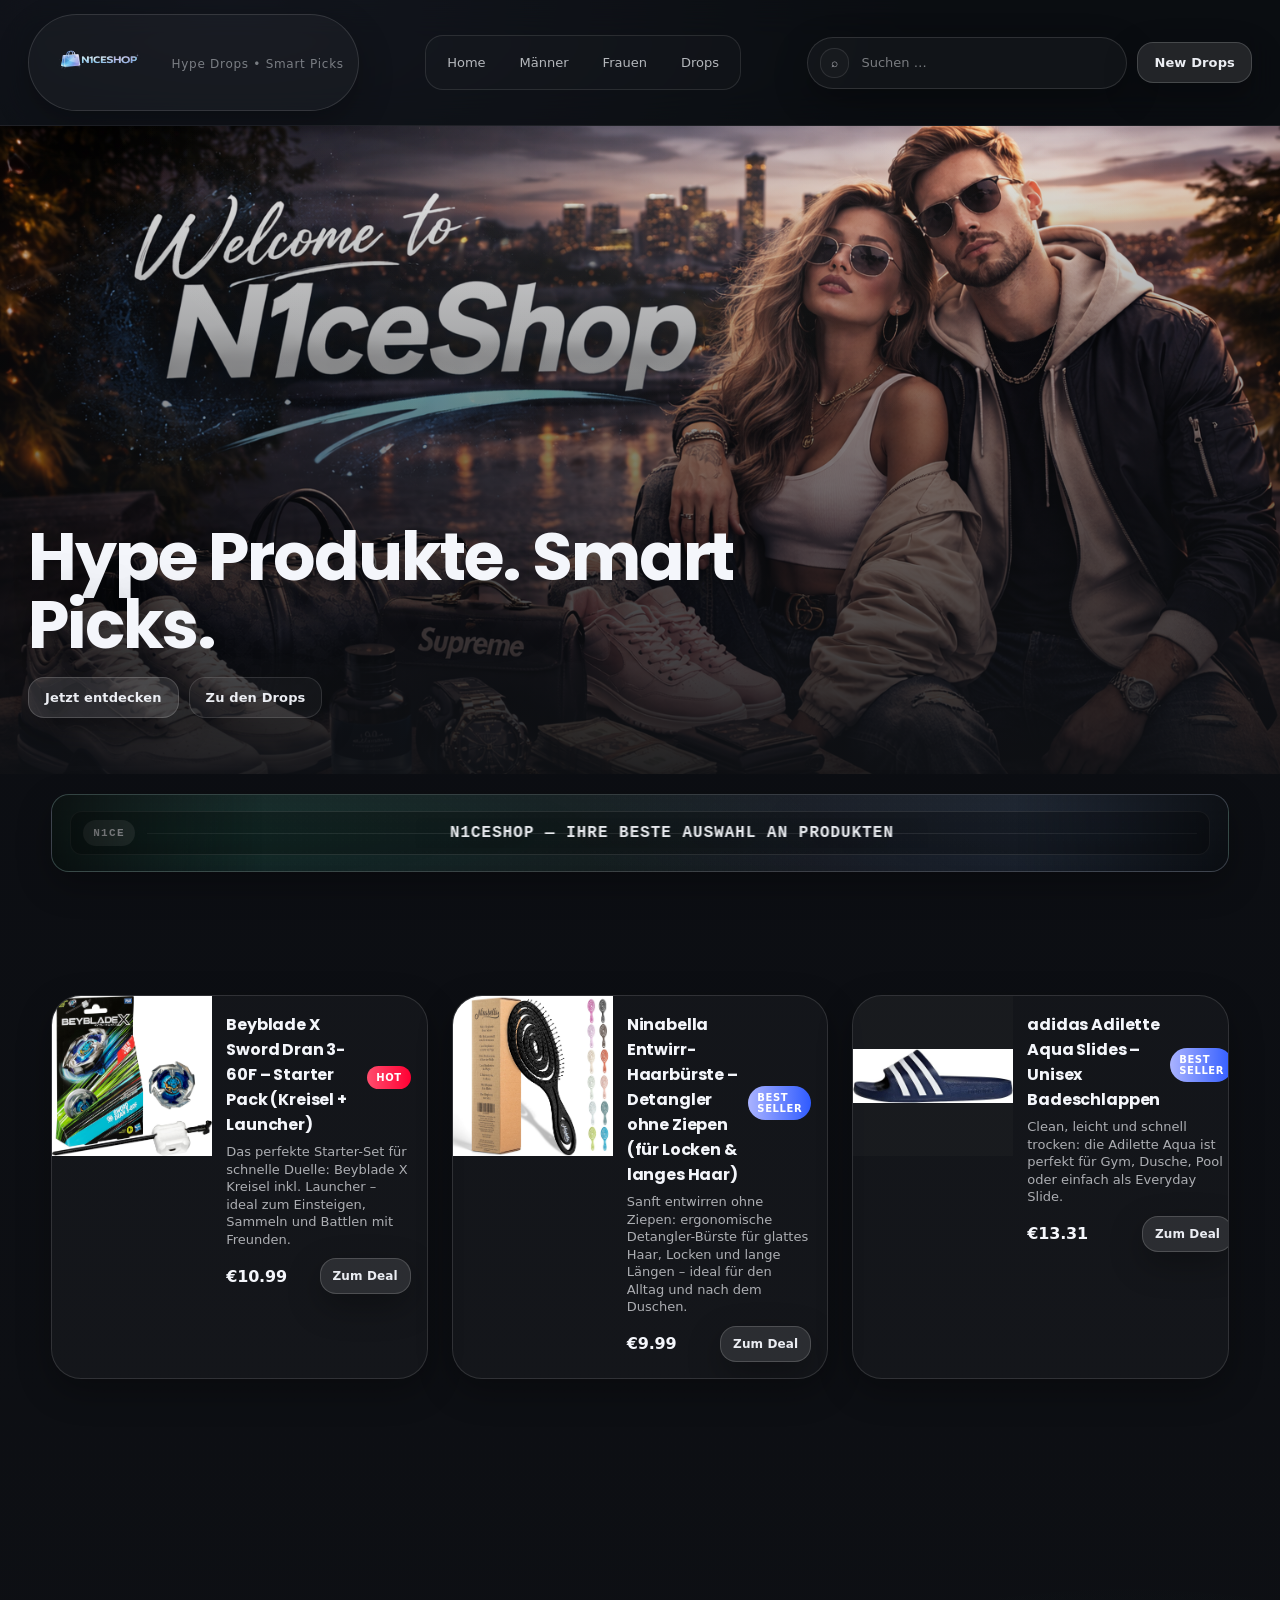
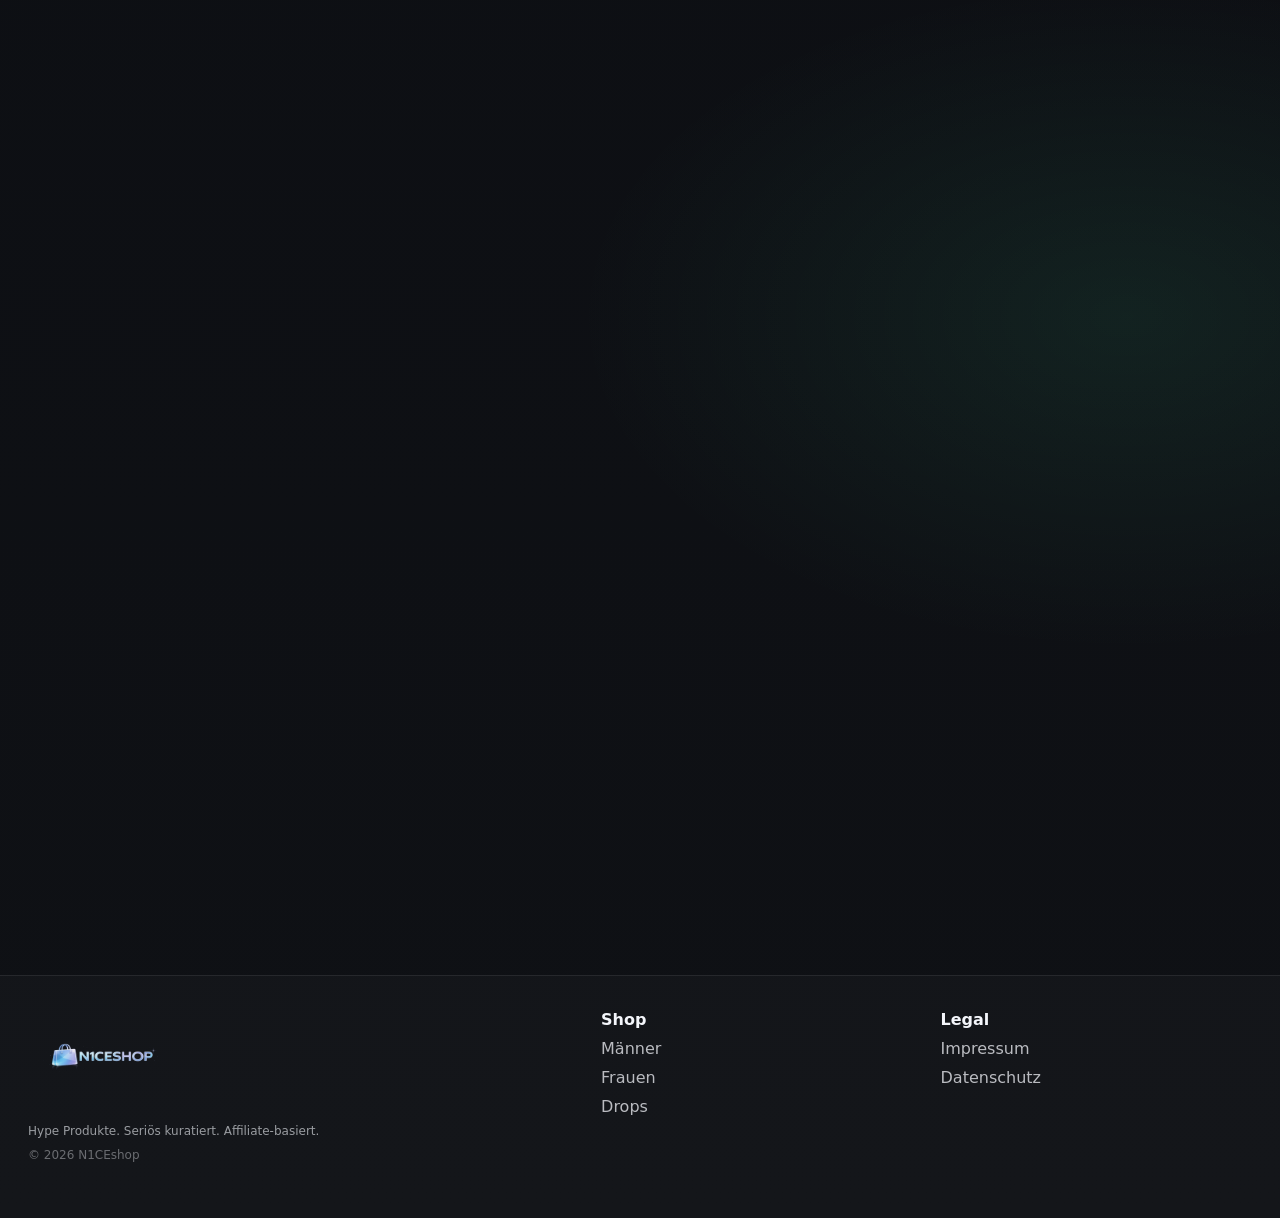
<file: index.html>
<!doctype html>
<html lang="de">
<head>
  <meta charset="utf-8" />
  <meta name="viewport" content="width=device-width,initial-scale=1" />
  <meta http-equiv="refresh" content="0; url=./startseite/" />
  <title>N1CE Studio Shop</title>
  <style>
    body{font-family:system-ui,-apple-system,Segoe UI,Roboto,Arial,sans-serif;display:flex;align-items:center;justify-content:center;min-height:100vh;margin:0;padding:24px}
    a{color:inherit}
  </style>
</head>
<body>
  <p>Weiterleitung… Falls nichts passiert: <a href="./startseite/">zur Startseite</a>.</p>
</body>
</html>
</file>
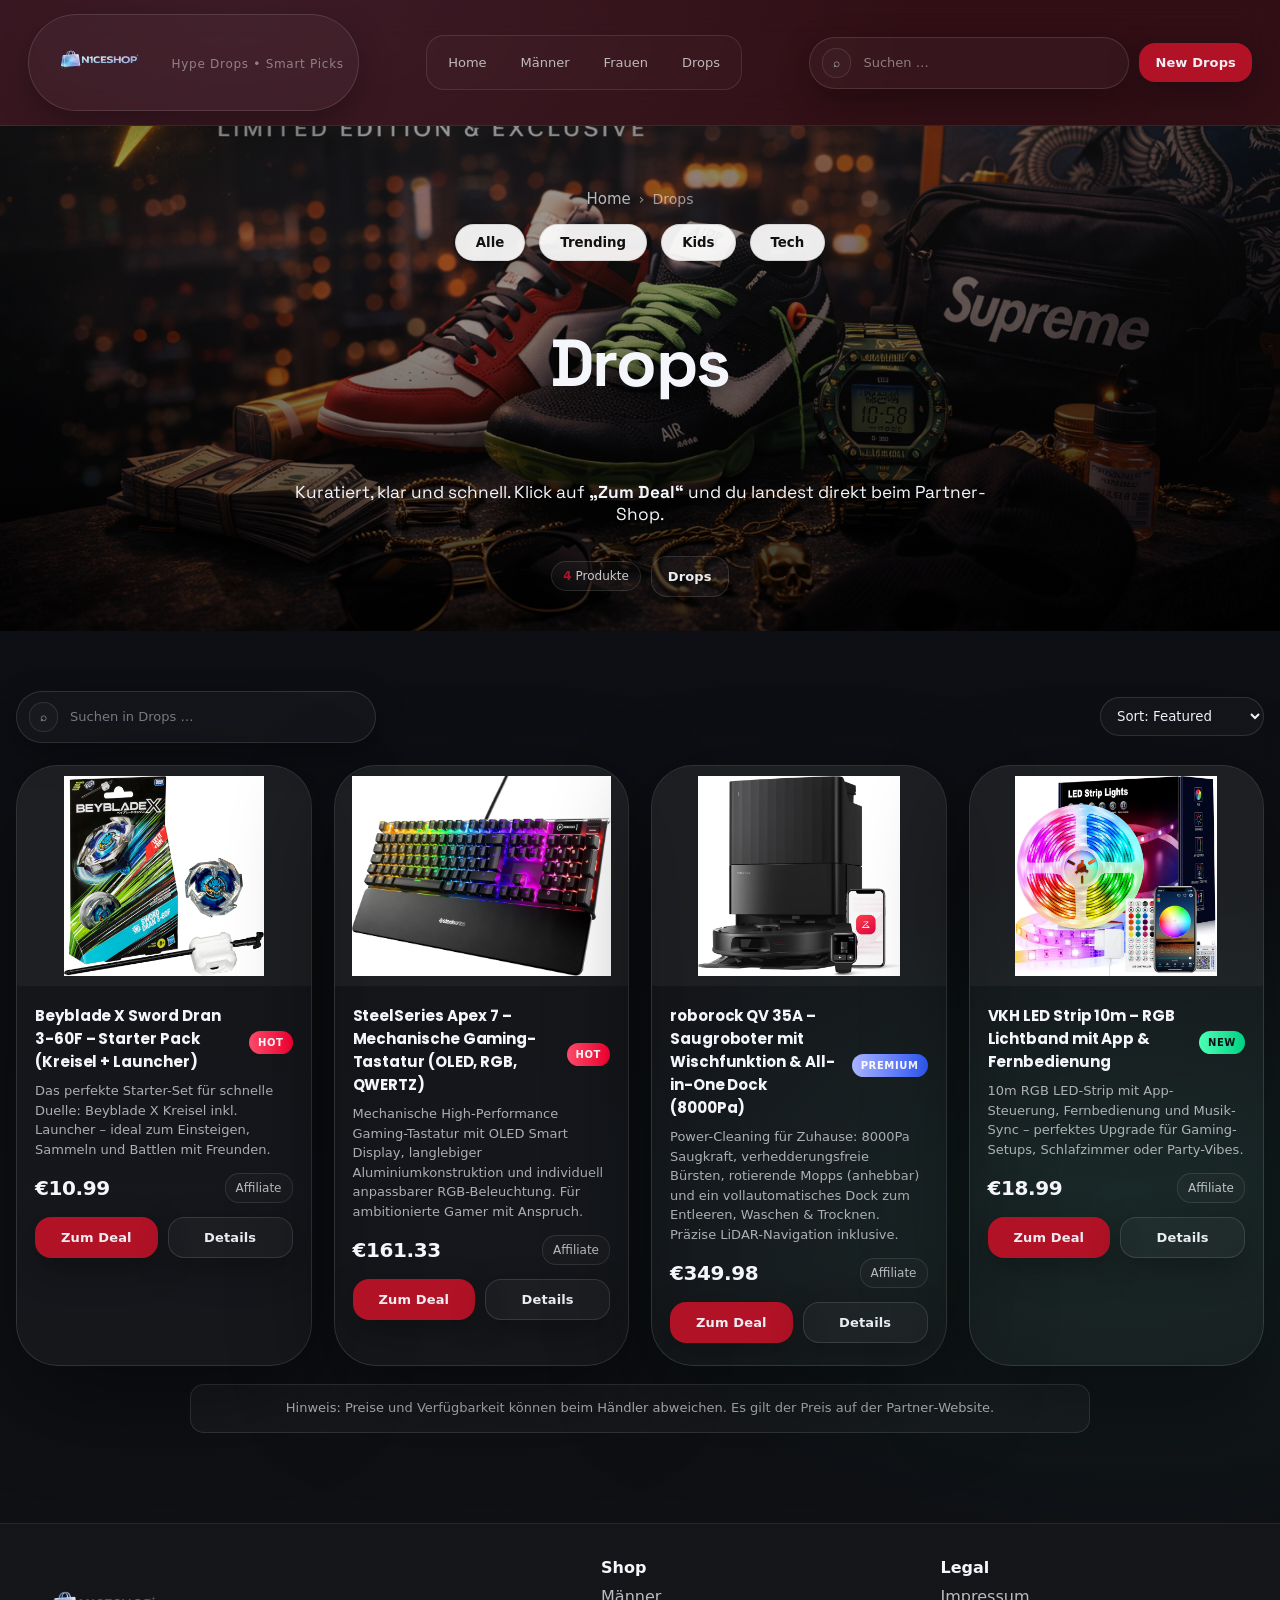
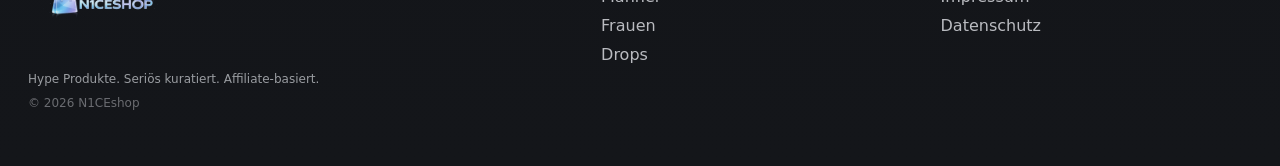
<file: drops/index.html>
<!DOCTYPE html>

<html lang="de">
<head>
<title>N1CE STUDIO — Drops</title>
<meta charset="utf-8"/>
<meta content="width=device-width, initial-scale=1.0" name="viewport"/>
<meta content="#0f1115" name="theme-color"/>
<link href="../assets/css/styles.css" rel="stylesheet"/>
<link href="https://fonts.googleapis.com/css2?family=Poppins:wght@400;600;700;800&amp;family=Oswald:wght@400;500;600;700&amp;family=Playfair+Display:wght@400;500;600;700&amp;family=Space+Grotesk:wght@400;500;600;700&amp;display=swap" rel="stylesheet"/>
<link href="../assets/img/n1celogo.png" rel="icon" type="image/svg+xml"/>
</head>
<body class="category theme-drops" data-category="drops" data-base="../">
<header class="topbar">
<div class="container">
<div class="topbar-inner">
<a aria-label="Home" class="brand" href="../startseite/">
<img alt="N1CEshop" class="brand-logo" src="../assets/img/n1celogo.png"/>
<span class="tagline">Hype Drops • Smart Picks</span>
</a>
<nav aria-label="Shop Navigation" class="nav">
<a data-navlink="" href="../startseite/">Home</a>
<a data-navlink="" href="../männer/">Männer</a>
<a data-navlink="" href="../frauen/">Frauen</a>
<a data-navlink="" href="../drops/">Drops</a>
</nav>
<div style="display:flex;align-items:center;gap:10px">
<div aria-label="Search" class="search">
<span class="pill">⌕</span>
<input placeholder="Suchen …" type="text"/>
</div>
<a class="btn primary" href="../drops/">New Drops</a>
<button aria-label="Open menu" class="burger" id="burger">☰</button>
</div>
</div>
</div>
</header>
<div aria-hidden="true" class="drawer" id="drawer">
<div aria-label="Menu" aria-modal="true" class="drawer-panel" role="dialog">
<div style="display:flex;align-items:center;justify-content:space-between;gap:10px">
<div style="display:flex;align-items:center;gap:10px">
<span aria-hidden="true" class="brand-badge" style="width:24px;height:24px;border-radius:10px"></span>
<strong style="letter-spacing:.18em;font-size:12px">N1CE STUDIO</strong>
</div>
<button class="btn ghost" id="drawerClose" type="button">Close</button>
</div>
<div class="drawer-nav">
<a href="../startseite/">Home</a>
<a href="../männer/">Männer</a>
<a href="../frauen/">Frauen</a>
<a href="../drops/">Drops</a>
</div>
<div style="margin-top:14px;display:flex;gap:10px;flex-wrap:wrap">
<a class="btn primary" href="../drops/">New Drops</a>
<a class="btn ghost" href="index.html#categories">Kategorien</a>
</div>
</div>
</div>
<section class="page-hero page-hero--banner" style="background-image: linear-gradient(180deg, rgba(255,255,255,.10) 0%, rgba(255,255,255,.04) 45%, rgba(0,0,0,.10) 100%), url(../assets/img/drophero.png); background-position: center 72%;">
<div class="container">
<div class="category-hero reveal category-hero--center"><div class="breadcrumbs">
<a href="../startseite/">Home</a>
<span>›</span>
<span>Drops</span>
</div><div class="subcategories">
      <button class="subcat-btn is-active" data-filter="all">Alle</button>
      <button class="subcat-btn" data-filter="trending">Trending</button>
      <button class="subcat-btn" data-filter="kids">Kids</button>
      <button class="subcat-btn" data-filter="tech">Tech</button>
    </div><div class="hero-copy"><h1>Drops</h1><p>Kuratiert, klar und schnell. Klick auf <strong>„Zum Deal“</strong> und du landest direkt beim Partner-Shop.</p></div><div class="meta">
<span class="count-pill"><span id="count">—</span> Produkte</span>
<a class="btn ghost" href="../drops/">Drops</a>
</div></div>
</div>
</section>
<section class="section products-section">
<div class="container container--soft">
<div class="toolbar">
<div class="filters">
<div class="search" style="min-width:360px">
<span class="pill">⌕</span>
<input id="searchInput" placeholder="Suchen in Drops …" type="text"/>
</div></div>
<div class="sort">
<select aria-label="Sort" id="sortSelect">
<option value="featured">Sort: Featured</option>
<option value="price-asc">Preis: Low → High</option>
<option value="price-desc">Preis: High → Low</option>
<option value="title">Name: A → Z</option>
</select>
</div>
</div>
<div aria-label="Product grid" class="grid-products" id="productGrid">
</div>

  <div class="price-note" role="note" aria-label="Preis-Hinweis">
    <p>Hinweis: Preise und Verfügbarkeit können beim Händler abweichen. Es gilt der Preis auf der Partner‑Website.</p>
  </div>

</div>
</section>
<div aria-hidden="true" class="modal" id="modal">
<div aria-label="Product details" aria-modal="true" class="modal-card" role="dialog">
<div class="modal-grid">
<div class="modal-media"><img alt="Product" id="modalImg" src="../assets/img/prod-placeholder.svg"/></div>
<div class="modal-body">
<div class="modal-top">
<span class="badge">Details</span>
<button class="close" id="modalClose" type="button">Close</button>
</div>
<h3 id="modalTitle">Product Title</h3>
<p id="modalDesc">Description</p>
<div style="height:14px"></div>
<div class="price" id="modalPrice">€0.00</div>
<div style="height:14px"></div>
<div style="display:flex;gap:10px;flex-wrap:wrap">
<a class="btn primary" href="#" id="modalLink" rel="noopener" target="_blank">Zum Deal</a>
<a class="btn ghost" href="../startseite/">Home</a>
</div>
<div style="height:14px"></div>
<p class="small">Kuratiert. Transparent. Direkt zum Deal beim Partner-Shop. Keine Umwege — nur schnelle Entscheidungen.</p>
</div>
</div>
</div>
</div>
<footer>
<div class="container">
<div class="footer-grid">
<!-- Column 1: Brand -->
<div class="footer-brand">
<a class="footer-brand-link" href="../startseite/">
<img alt="N1CEshop Logo" class="footer-logo" src="../assets/img/n1celogo.png"/>
</a>
<div class="footer-tagline">Hype Produkte. Seriös kuratiert. Affiliate-basiert.</div>
<div class="copy">© <span id="year"></span> N1CEshop</div>
</div>
<!-- Column 2: Shop -->
<div>
<h4 class="footer-title">Shop</h4>
<div class="footer-links">
<a href="../männer/">Männer</a>
<a href="../frauen/">Frauen</a>
<a href="../drops/">Drops</a>
</div>
</div>
<!-- Column 3: Legal -->
<div>
<h4 class="footer-title">Legal</h4>
<div class="footer-links">
<a href="../impressum/">Impressum</a>
<a href="../datenschutz/">Datenschutz</a>
</div>
</div>
</div>
</div>
</footer>
<script src="../assets/js/app.js"></script>
</body>
</html>
</file>
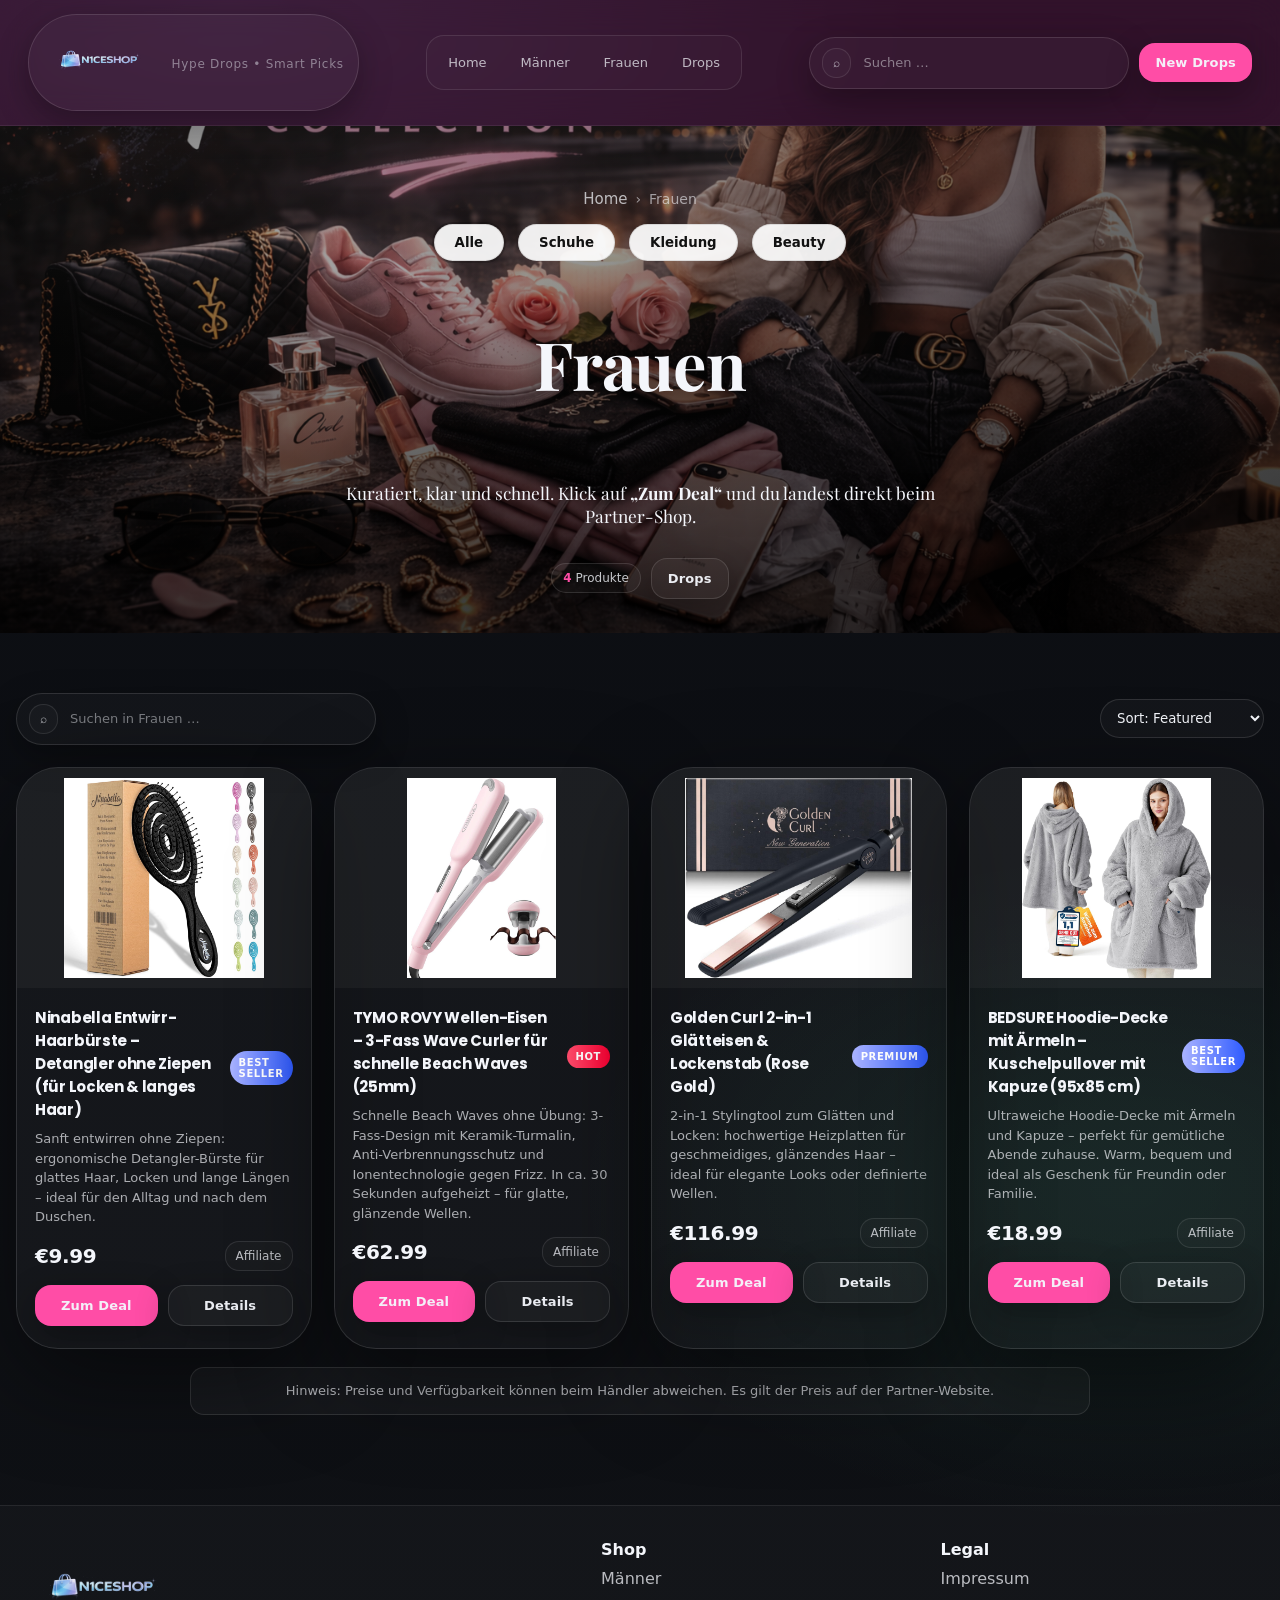
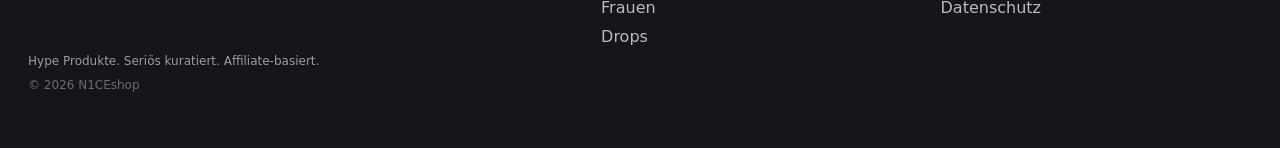
<file: frauen/index.html>
<!DOCTYPE html>

<html lang="de">
<head>
<title>N1CE STUDIO — Frauen</title>
<meta charset="utf-8"/>
<meta content="width=device-width, initial-scale=1.0" name="viewport"/>
<meta content="#0f1115" name="theme-color"/>
<link href="../assets/css/styles.css" rel="stylesheet"/>
<link href="https://fonts.googleapis.com/css2?family=Poppins:wght@400;600;700;800&amp;family=Oswald:wght@400;500;600;700&amp;family=Playfair+Display:wght@400;500;600;700&amp;family=Space+Grotesk:wght@400;500;600;700&amp;display=swap" rel="stylesheet"/>
<link href="../assets/img/n1celogo.png" rel="icon" type="image/svg+xml"/>
</head>
<body class="category theme-women" data-category="women" data-base="../">
<header class="topbar">
<div class="container">
<div class="topbar-inner">
<a aria-label="Home" class="brand" href="../startseite/">
<img alt="N1CEshop" class="brand-logo" src="../assets/img/n1celogo.png"/>
<span class="tagline">Hype Drops • Smart Picks</span>
</a>
<nav aria-label="Shop Navigation" class="nav">
<a data-navlink="" href="../startseite/">Home</a>
<a data-navlink="" href="../männer/">Männer</a>
<a data-navlink="" href="../frauen/">Frauen</a>
<a data-navlink="" href="../drops/">Drops</a>
</nav>
<div style="display:flex;align-items:center;gap:10px">
<div aria-label="Search" class="search">
<span class="pill">⌕</span>
<input placeholder="Suchen …" type="text"/>
</div>
<a class="btn primary" href="../drops/">New Drops</a>
<button aria-label="Open menu" class="burger" id="burger">☰</button>
</div>
</div>
</div>
</header>
<div aria-hidden="true" class="drawer" id="drawer">
<div aria-label="Menu" aria-modal="true" class="drawer-panel" role="dialog">
<div style="display:flex;align-items:center;justify-content:space-between;gap:10px">
<div style="display:flex;align-items:center;gap:10px">
<span aria-hidden="true" class="brand-badge" style="width:24px;height:24px;border-radius:10px"></span>
<strong style="letter-spacing:.18em;font-size:12px">N1CE STUDIO</strong>
</div>
<button class="btn ghost" id="drawerClose" type="button">Close</button>
</div>
<div class="drawer-nav">
<a href="../startseite/">Home</a>
<a href="../männer/">Männer</a>
<a href="../frauen/">Frauen</a>
<a href="../drops/">Drops</a>
</div>
<div style="margin-top:14px;display:flex;gap:10px;flex-wrap:wrap">
<a class="btn primary" href="../drops/">New Drops</a>
<a class="btn ghost" href="index.html#categories">Kategorien</a>
</div>
</div>
</div>
<section class="page-hero page-hero--banner" style="background-image: linear-gradient(180deg, rgba(255,255,255,.10) 0%, rgba(255,255,255,.04) 45%, rgba(0,0,0,.10) 100%), url(../assets/img/frauenhero.png); background-position: center 72%;">
<div class="container">
<div class="category-hero reveal category-hero--center"><div class="breadcrumbs">
<a href="../startseite/">Home</a>
<span>›</span>
<span>Frauen</span>
</div><div class="subcategories">
      <button class="subcat-btn is-active" data-filter="all">Alle</button>
      <button class="subcat-btn" data-filter="schuhe">Schuhe</button>
      <button class="subcat-btn" data-filter="kleidung">Kleidung</button>
      <button class="subcat-btn" data-filter="beauty">Beauty</button>
    </div><div class="hero-copy"><h1>Frauen</h1><p>Kuratiert, klar und schnell. Klick auf <strong>„Zum Deal“</strong> und du landest direkt beim Partner-Shop.</p></div><div class="meta">
<span class="count-pill"><span id="count">—</span> Produkte</span>
<a class="btn ghost" href="../drops/">Drops</a>
</div></div>
</div>
</section>
<section class="section products-section">
<div class="container container--soft">
<div class="toolbar">
<div class="filters">
<div class="search" style="min-width:360px">
<span class="pill">⌕</span>
<input id="searchInput" placeholder="Suchen in Frauen …" type="text"/>
</div></div>
<div class="sort">
<select aria-label="Sort" id="sortSelect">
<option value="featured">Sort: Featured</option>
<option value="price-asc">Preis: Low → High</option>
<option value="price-desc">Preis: High → Low</option>
<option value="title">Name: A → Z</option>
</select>
</div>
</div>
<div aria-label="Product grid" class="grid-products" id="productGrid">
</div>

  <div class="price-note" role="note" aria-label="Preis-Hinweis">
    <p>Hinweis: Preise und Verfügbarkeit können beim Händler abweichen. Es gilt der Preis auf der Partner‑Website.</p>
  </div>

</div>
</section>
<div aria-hidden="true" class="modal" id="modal">
<div aria-label="Product details" aria-modal="true" class="modal-card" role="dialog">
<div class="modal-grid">
<div class="modal-media"><img alt="Product" id="modalImg" src="../assets/img/prod-placeholder.svg"/></div>
<div class="modal-body">
<div class="modal-top">
<span class="badge">Details</span>
<button class="close" id="modalClose" type="button">Close</button>
</div>
<h3 id="modalTitle">Product Title</h3>
<p id="modalDesc">Description</p>
<div style="height:14px"></div>
<div class="price" id="modalPrice">€0.00</div>
<div style="height:14px"></div>
<div style="display:flex;gap:10px;flex-wrap:wrap">
<a class="btn primary" href="#" id="modalLink" rel="noopener" target="_blank">Zum Deal</a>
<a class="btn ghost" href="../startseite/">Home</a>
</div>
<div style="height:14px"></div>
<p class="small">Kuratiert. Transparent. Direkt zum Deal beim Partner-Shop. Keine Umwege — nur schnelle Entscheidungen.</p>
</div>
</div>
</div>
</div>
<footer>
<div class="container">
<div class="footer-grid">
<!-- Column 1: Brand -->
<div class="footer-brand">
<a class="footer-brand-link" href="../startseite/">
<img alt="N1CEshop Logo" class="footer-logo" src="../assets/img/n1celogo.png"/>
</a>
<div class="footer-tagline">Hype Produkte. Seriös kuratiert. Affiliate-basiert.</div>
<div class="copy">© <span id="year"></span> N1CEshop</div>
</div>
<!-- Column 2: Shop -->
<div>
<h4 class="footer-title">Shop</h4>
<div class="footer-links">
<a href="../männer/">Männer</a>
<a href="../frauen/">Frauen</a>
<a href="../drops/">Drops</a>
</div>
</div>
<!-- Column 3: Legal -->
<div>
<h4 class="footer-title">Legal</h4>
<div class="footer-links">
<a href="../impressum/">Impressum</a>
<a href="../datenschutz/">Datenschutz</a>
</div>
</div>
</div>
</div>
</footer>
<script src="../assets/js/app.js"></script>
</body>
</html>
</file>
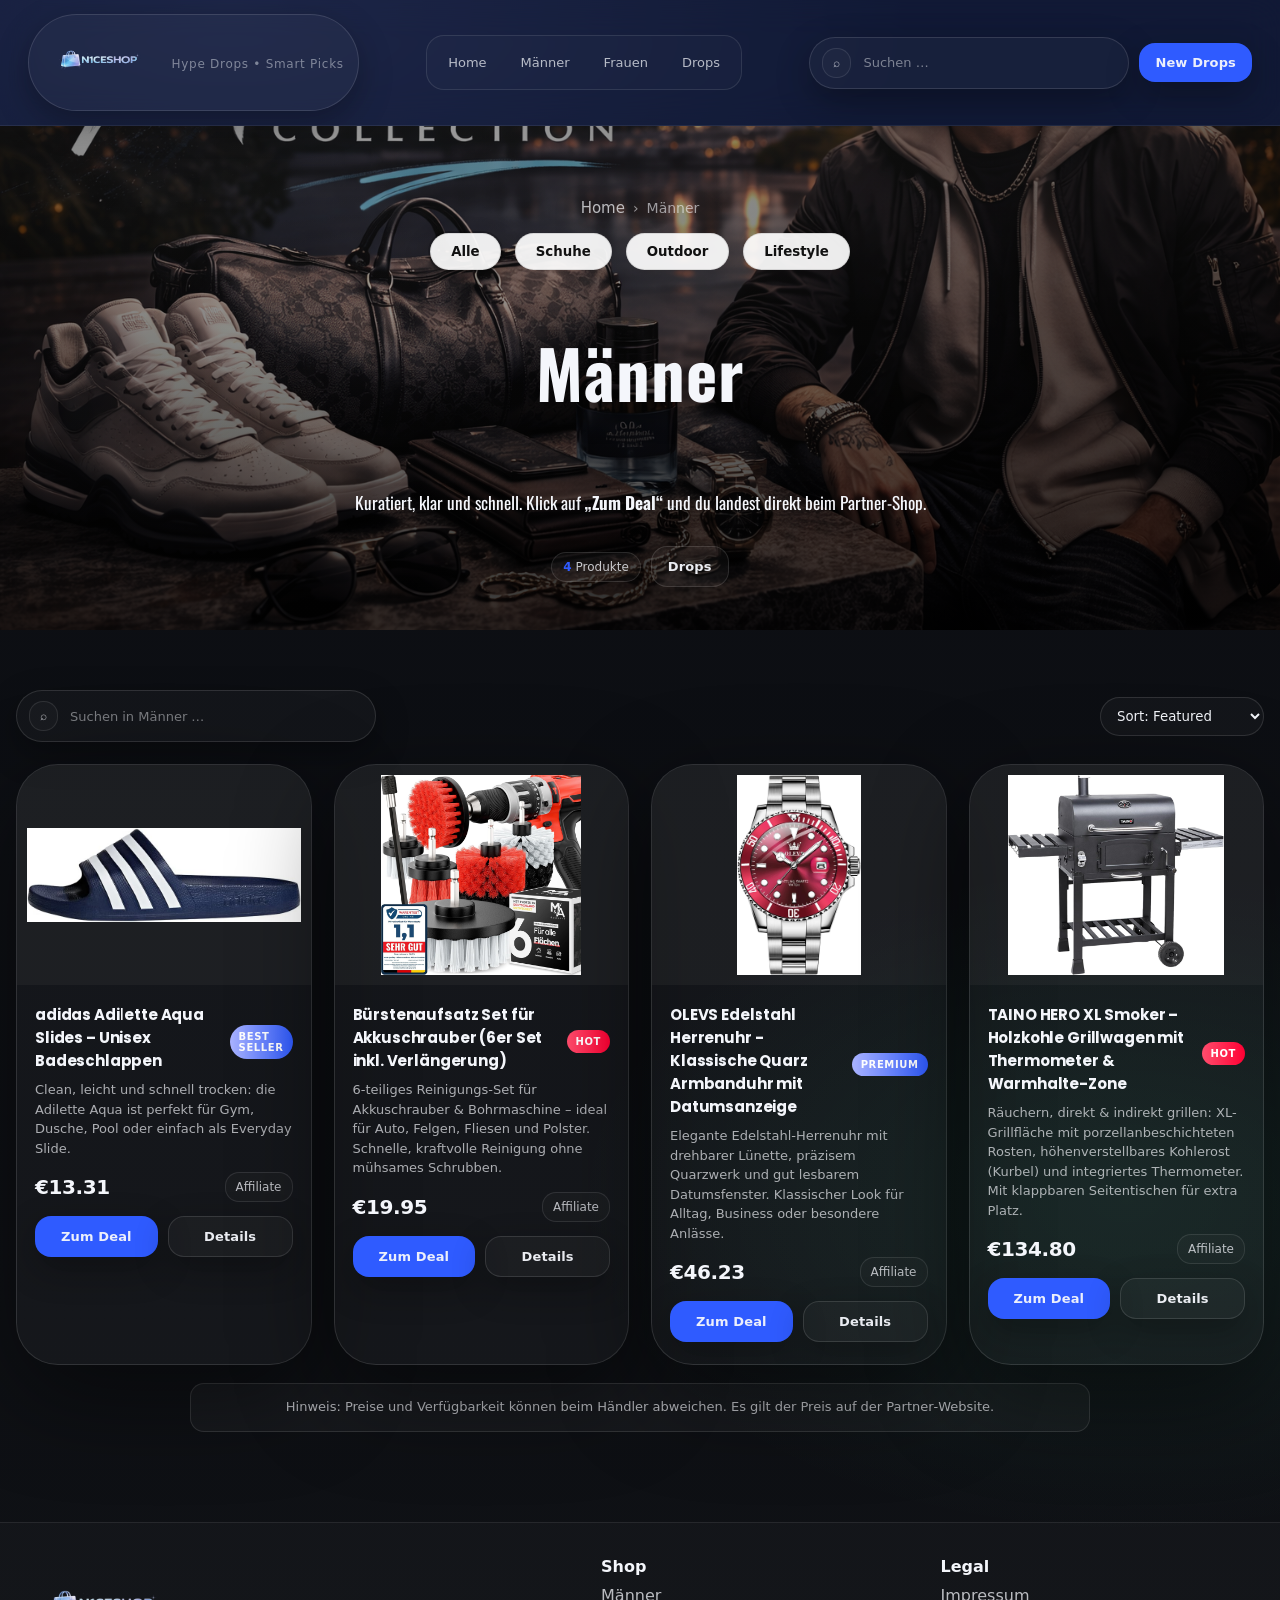
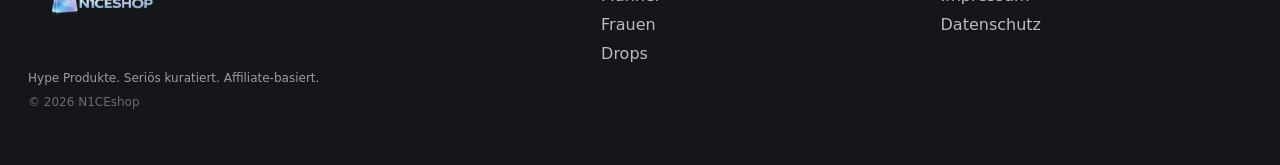
<file: männer/index.html>
<!DOCTYPE html>

<html lang="de">
<head>
<title>N1CE STUDIO — Männer</title>
<meta charset="utf-8"/>
<meta content="width=device-width, initial-scale=1.0" name="viewport"/>
<meta content="#0f1115" name="theme-color"/>
<link href="../assets/css/styles.css" rel="stylesheet"/>
<link href="https://fonts.googleapis.com/css2?family=Poppins:wght@400;600;700;800&amp;family=Oswald:wght@400;500;600;700&amp;family=Playfair+Display:wght@400;500;600;700&amp;family=Space+Grotesk:wght@400;500;600;700&amp;display=swap" rel="stylesheet"/>
<link href="../assets/img/n1celogo.png" rel="icon" type="image/svg+xml"/>
</head>
<body class="category theme-men" data-category="men" data-base="../">
<header class="topbar">
<div class="container">
<div class="topbar-inner">
<a aria-label="Home" class="brand" href="../startseite/">
<img alt="N1CEshop" class="brand-logo" src="../assets/img/n1celogo.png"/>
<span class="tagline">Hype Drops • Smart Picks</span>
</a>
<nav aria-label="Shop Navigation" class="nav">
<a data-navlink="" href="../startseite/">Home</a>
<a data-navlink="" href="../männer/">Männer</a>
<a data-navlink="" href="../frauen/">Frauen</a>
<a data-navlink="" href="../drops/">Drops</a>
</nav>
<div style="display:flex;align-items:center;gap:10px">
<div aria-label="Search" class="search">
<span class="pill">⌕</span>
<input placeholder="Suchen …" type="text"/>
</div>
<a class="btn primary" href="../drops/">New Drops</a>
<button aria-label="Open menu" class="burger" id="burger">☰</button>
</div>
</div>
</div>
</header>
<div aria-hidden="true" class="drawer" id="drawer">
<div aria-label="Menu" aria-modal="true" class="drawer-panel" role="dialog">
<div style="display:flex;align-items:center;justify-content:space-between;gap:10px">
<div style="display:flex;align-items:center;gap:10px">
<span aria-hidden="true" class="brand-badge" style="width:24px;height:24px;border-radius:10px"></span>
<strong style="letter-spacing:.18em;font-size:12px">N1CE STUDIO</strong>
</div>
<button class="btn ghost" id="drawerClose" type="button">Close</button>
</div>
<div class="drawer-nav">
<a href="../startseite/">Home</a>
<a href="../männer/">Männer</a>
<a href="../frauen/">Frauen</a>
<a href="../drops/">Drops</a>
</div>
<div style="margin-top:14px;display:flex;gap:10px;flex-wrap:wrap">
<a class="btn primary" href="../drops/">New Drops</a>
<a class="btn ghost" href="index.html#categories">Kategorien</a>
</div>
</div>
</div>
<section class="page-hero page-hero--banner" style="background-image: linear-gradient(180deg, rgba(255,255,255,.10) 0%, rgba(255,255,255,.04) 45%, rgba(0,0,0,.10) 100%), url(../assets/img/männerhero.png); background-position: center 72%;">
<div class="container">
<div class="category-hero reveal category-hero--center"><div class="breadcrumbs">
<a href="../startseite/">Home</a>
<span>›</span>
<span>Männer</span>
</div><div class="subcategories">
      <button class="subcat-btn is-active" data-filter="all">Alle</button>
      <button class="subcat-btn" data-filter="schuhe">Schuhe</button>
      <button class="subcat-btn" data-filter="outdoor">Outdoor</button>
      <button class="subcat-btn" data-filter="lifestyle">Lifestyle</button>
    </div><div class="hero-copy"><h1>Männer</h1><p>Kuratiert, klar und schnell. Klick auf <strong>„Zum Deal“</strong> und du landest direkt beim Partner-Shop.</p></div><div class="meta">
<span class="count-pill"><span id="count">—</span> Produkte</span>
<a class="btn ghost" href="../drops/">Drops</a>
</div></div>
</div>
</section>
<section class="section products-section">
<div class="container container--soft">
<div class="toolbar">
<div class="filters">
<div class="search" style="min-width:360px">
<span class="pill">⌕</span>
<input id="searchInput" placeholder="Suchen in Männer …" type="text"/>
</div></div>
<div class="sort">
<select aria-label="Sort" id="sortSelect">
<option value="featured">Sort: Featured</option>
<option value="price-asc">Preis: Low → High</option>
<option value="price-desc">Preis: High → Low</option>
<option value="title">Name: A → Z</option>
</select>
</div>
</div>
<div aria-label="Product grid" class="grid-products" id="productGrid">
</div>

  <div class="price-note" role="note" aria-label="Preis-Hinweis">
    <p>Hinweis: Preise und Verfügbarkeit können beim Händler abweichen. Es gilt der Preis auf der Partner‑Website.</p>
  </div>

</div>
</section>
<div aria-hidden="true" class="modal" id="modal">
<div aria-label="Product details" aria-modal="true" class="modal-card" role="dialog">
<div class="modal-grid">
<div class="modal-media"><img alt="Product" id="modalImg" src="../assets/img/prod-placeholder.svg"/></div>
<div class="modal-body">
<div class="modal-top">
<span class="badge">Details</span>
<button class="close" id="modalClose" type="button">Close</button>
</div>
<h3 id="modalTitle">Product Title</h3>
<p id="modalDesc">Description</p>
<div style="height:14px"></div>
<div class="price" id="modalPrice">€0.00</div>
<div style="height:14px"></div>
<div style="display:flex;gap:10px;flex-wrap:wrap">
<a class="btn primary" href="#" id="modalLink" rel="noopener" target="_blank">Zum Deal</a>
<a class="btn ghost" href="../startseite/">Home</a>
</div>
<div style="height:14px"></div>
<p class="small">Kuratiert. Transparent. Direkt zum Deal beim Partner-Shop. Keine Umwege — nur schnelle Entscheidungen.</p>
</div>
</div>
</div>
</div>
<footer>
<div class="container">
<div class="footer-grid">
<!-- Column 1: Brand -->
<div class="footer-brand">
<a class="footer-brand-link" href="../startseite/">
<img alt="N1CEshop Logo" class="footer-logo" src="../assets/img/n1celogo.png"/>
</a>
<div class="footer-tagline">Hype Produkte. Seriös kuratiert. Affiliate-basiert.</div>
<div class="copy">© <span id="year"></span> N1CEshop</div>
</div>
<!-- Column 2: Shop -->
<div>
<h4 class="footer-title">Shop</h4>
<div class="footer-links">
<a href="../männer/">Männer</a>
<a href="../frauen/">Frauen</a>
<a href="../drops/">Drops</a>
</div>
</div>
<!-- Column 3: Legal -->
<div>
<h4 class="footer-title">Legal</h4>
<div class="footer-links">
<a href="../impressum/">Impressum</a>
<a href="../datenschutz/">Datenschutz</a>
</div>
</div>
</div>
</div>
</footer>
<script src="../assets/js/app.js"></script>
</body>
</html>
</file>
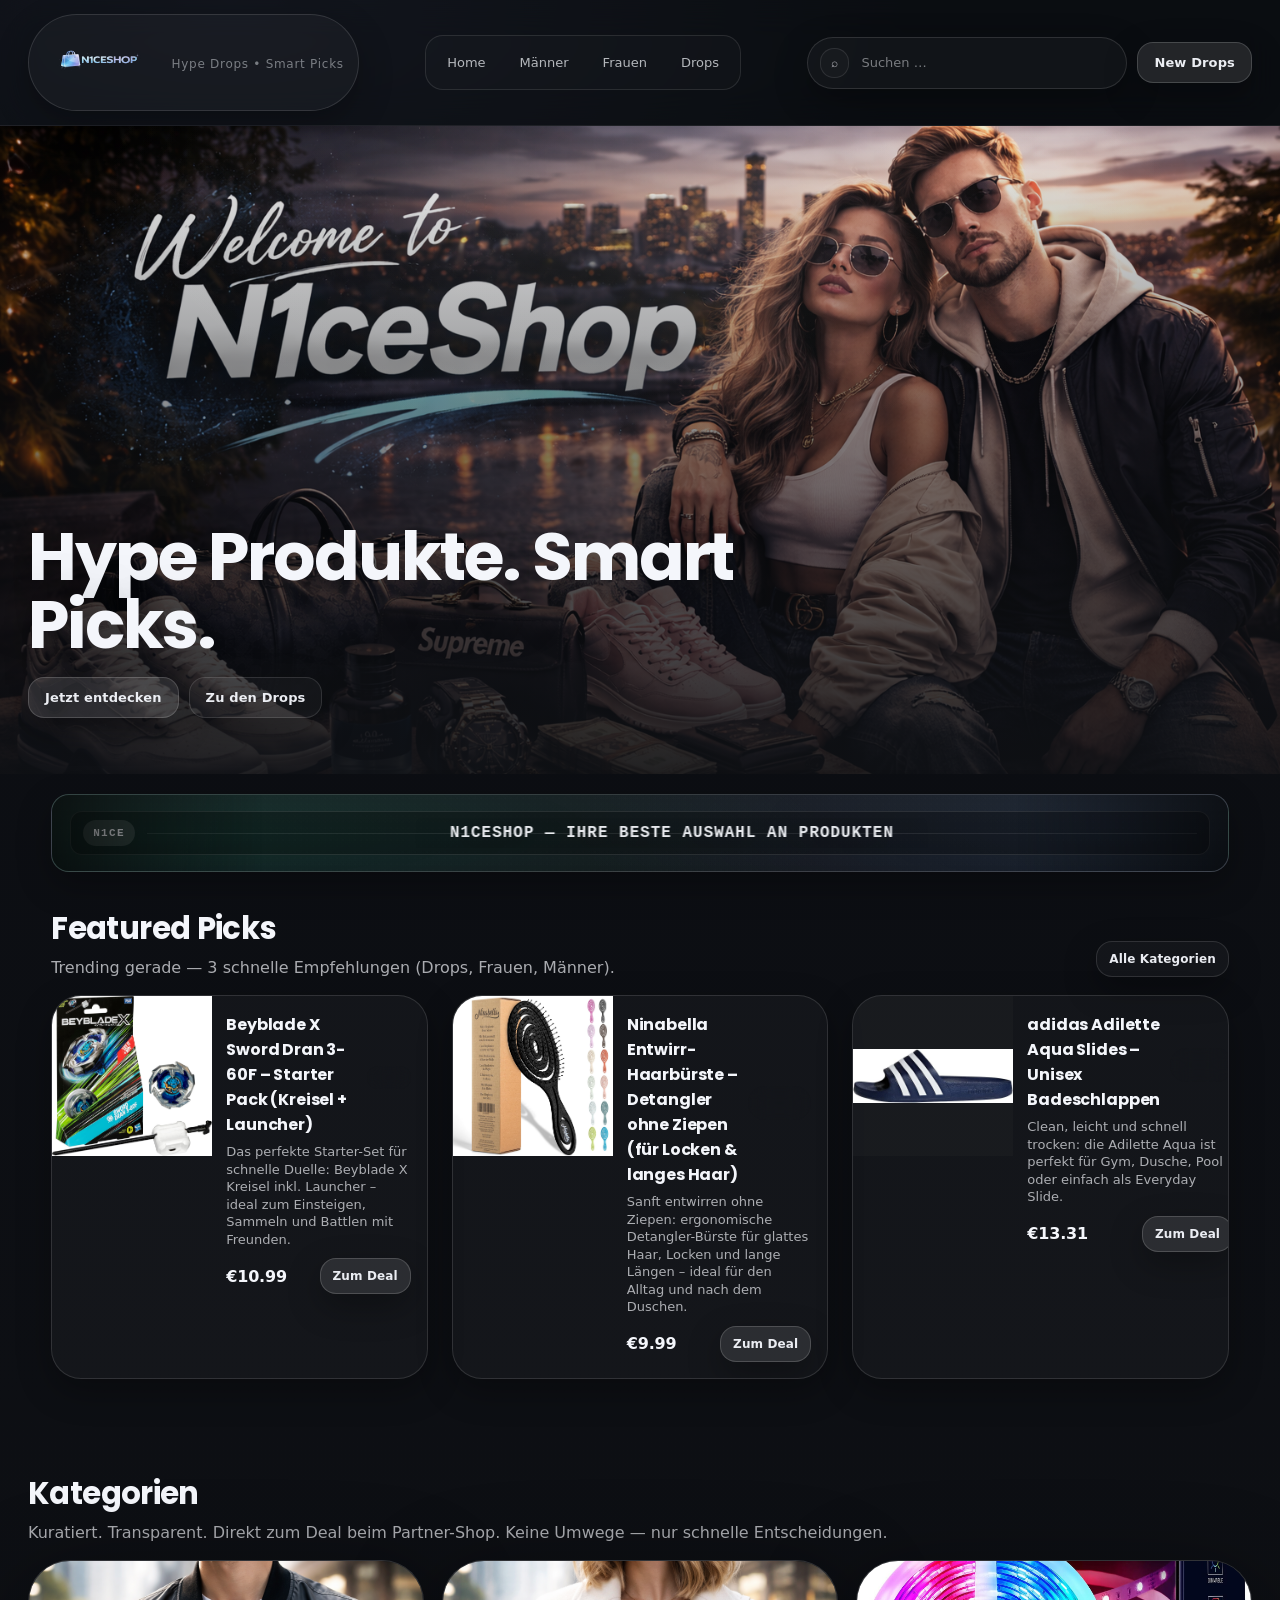
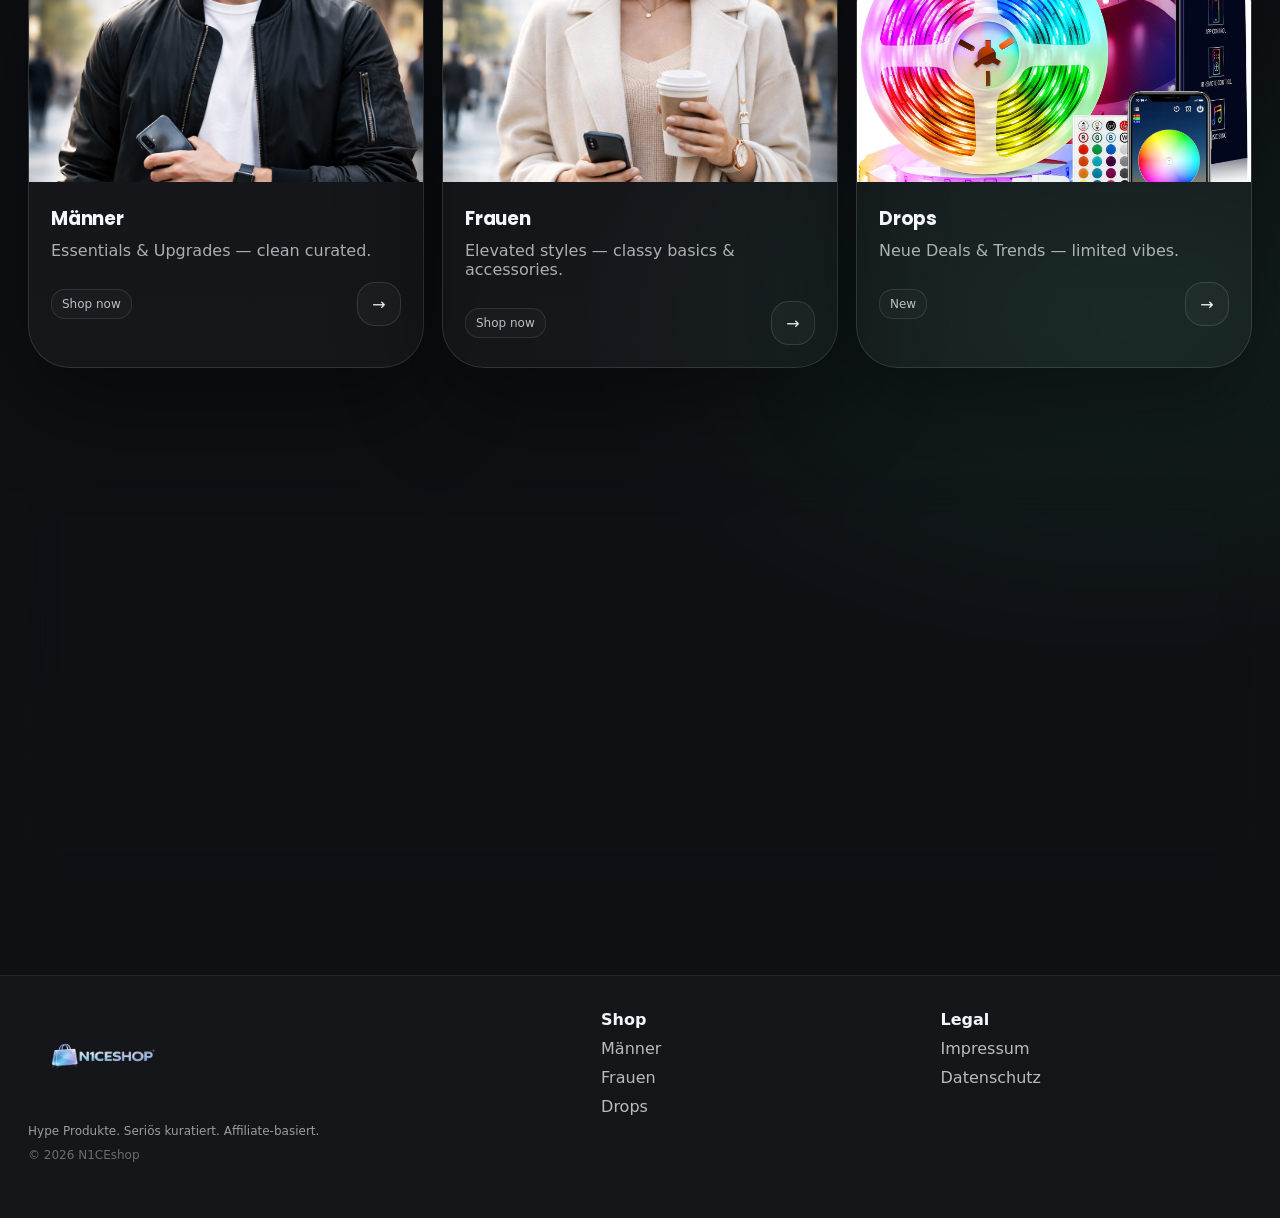
<file: startseite/index.html>
<!DOCTYPE html>

<html lang="de">
<head>
<title>N1CEshop — Curated Affiliate Picks</title>
<meta charset="utf-8"/>
<meta content="width=device-width, initial-scale=1.0" name="viewport"/>
<meta content="#0f1115" name="theme-color"/>
<link href="../assets/css/styles.css" rel="stylesheet"/>
<link href="https://fonts.googleapis.com/css2?family=Poppins:wght@400;600;700;800&family=Oswald:wght@400;500;600;700&family=Playfair+Display:wght@400;500;600;700&family=Space+Grotesk:wght@400;500;600;700&display=swap" rel="stylesheet"/>
<link href="../assets/img/n1celogo.png" rel="icon" type="image/svg+xml"/>
</head>
<body data-base="../">
<header class="topbar">
<div class="container">
<div class="topbar-inner">
<a aria-label="Home" class="brand" href="./">
<img alt="N1CEshop" class="brand-logo" src="../assets/img/n1celogo.png"/>
<span class="tagline">Hype Drops • Smart Picks</span>
</a>
<nav aria-label="Shop Navigation" class="nav">
<a data-navlink="" href="./">Home</a>
<a data-navlink="" href="../männer/">Männer</a>
<a data-navlink="" href="../frauen/">Frauen</a>
<a data-navlink="" href="../drops/">Drops</a>
</nav>
<div style="display:flex;align-items:center;gap:10px">
<div aria-label="Search" class="search">
<span class="pill">⌕</span>
<input placeholder="Suchen …" type="text"/>
</div>
<a class="btn primary" href="../drops/">New Drops</a>
<button aria-label="Open menu" class="burger" id="burger">☰</button>
</div>
</div>
</div>
</header>
<div aria-hidden="true" class="drawer" id="drawer">
<div aria-label="Menu" aria-modal="true" class="drawer-panel" role="dialog">
<div style="display:flex;align-items:center;justify-content:space-between;gap:10px">
<div style="display:flex;align-items:center;gap:10px">
<span aria-hidden="true" class="brand-badge" style="width:24px;height:24px;border-radius:10px"></span>
<strong style="letter-spacing:.18em;font-size:12px">N1CEshop</strong>
</div>
<button class="btn ghost" id="drawerClose" type="button">Close</button>
</div>
<div class="drawer-nav">
<a href="./">Home</a>
<a href="../männer/">Männer</a>
<a href="../frauen/">Frauen</a>
<a href="../drops/">Drops</a>
</div>
<div style="margin-top:14px;display:flex;gap:10px;flex-wrap:wrap">
<a class="btn primary" href="../drops/">New Drops</a>
<a class="btn ghost" href="index.html#categories">Kategorien</a>
</div>
</div>
</div>
<main class="hero hero--full" style="background-image: url('../assets/img/herobild.png');"><div class="hero-full-inner"><div class="container"><div class="hero-full-content reveal"><h1 class="hero-title">Hype Produkte. Smart Picks.</h1><div class="hero-actions"><a class="btn primary" href="#categories">Jetzt entdecken</a><a class="btn ghost" href="../drops/">Zu den Drops</a></div></div></div></div></main>

<section class="ticker-section" aria-label="N1CE Ticker">
  <div class="ticker-shell">
    <div class="ticker-led">
      <div class="ticker-scan"></div>
      <div class="ticker-inner">
<div class="flip-track" id="n1ceFlip" data-interval="2600">
          <div class="flip-screen" aria-live="polite">
            <span class="flip-label">N1CE</span>
            <div class="flip-wrap">
              <div class="flip-card" id="flipCard">
                <div class="flip-face flip-front" id="flipFront">N1CESHOP — IHRE BESTE AUSWAHL AN PRODUKTEN</div>
                <div class="flip-face flip-back" id="flipBack">NEUE DROPS LIVE — CHECK DIE HEISSESTEN DEALS</div>
              </div>
            </div>
          </div>
        </div>
      </div>
      </div>
    </div>
  </div>
</section>

<section class="section featured-section" id="featured"><div class="container"><div class="section-top"><div class="reveal"><h2 class="h2">Featured Picks</h2><p class="small">Trending gerade — 3 schnelle Empfehlungen (Drops, Frauen, Männer).</p></div><div class="reveal" style="display:flex;gap:10px;flex-wrap:wrap"><a class="btn ghost mini-cta" href="#categories">Alle Kategorien</a></div></div><div class="featured-grid featured-grid--large" id="featuredGrid"></div></div></section><section class="section" id="categories">
<div class="container">
<div class="section-top">
<div class="reveal">
<h2 class="h2">Kategorien</h2>
<p class="small">Kuratiert. Transparent. Direkt zum Deal beim Partner-Shop. Keine Umwege — nur schnelle Entscheidungen.</p>
</div>
<div class="reveal" style="display:flex;gap:10px;flex-wrap:wrap"></div>
</div>
<div class="tiles">
<a class="tile reveal" href="../männer/">
<div class="media"><img alt="Men" src="../assets/img/mann.png"/></div>
<div class="body"><h3>Männer</h3><p>Essentials &amp; Upgrades — clean curated.</p></div>
<div class="footer"><span class="pill">Shop now</span><span class="arrow">→</span></div>
</a>
<a class="tile reveal" href="../frauen/">
<div class="media"><img alt="Women" src="../assets/img/frauen.png"/></div>
<div class="body"><h3>Frauen</h3><p>Elevated styles — classy basics &amp; accessories.</p></div>
<div class="footer"><span class="pill">Shop now</span><span class="arrow">→</span></div>
</a>
<a class="tile reveal" href="../drops/">
<div class="media"><img alt="Drops" src="../assets/img/vkh-led-strip-10m.webp"/></div>
<div class="body"><h3>Drops</h3><p>Neue Deals &amp; Trends — limited vibes.</p></div>
<div class="footer"><span class="pill">New</span><span class="arrow">→</span></div>
</a>
</div>
</div>
</section>
<section class="section">
<div class="container">
<div class="why-wrap reveal">
<div class="why-head">
<h2>Warum Niceshop?</h2>
<p>Wir kombinieren Trend-Research mit echtem Mehrwert – damit du nur Drops siehst, die wirklich Sinn machen.</p>
</div>
<div class="why-grid">
<div class="why-card">
<div class="why-icon">⚡</div>
<h3>Immer am Puls</h3>
<p>Wir scannen täglich Märkte, Social Media und Retail – bevor Produkte Mainstream werden.</p>
</div>
<div class="why-card">
<div class="why-icon">🎯</div>
<h3>Sauber kuratiert</h3>
<p>Keine Masse, kein Spam. Nur Produkte, die gerade wirklich gefragt sind und überzeugen.</p>
</div>
<div class="why-card">
<div class="why-icon">🛡️</div>
<h3>Seriöse Partner</h3>
<p>Du kaufst immer bei etablierten Shops – klare Zahlungsarten und Versand aus verlässlichen Quellen.</p>
</div>
<div class="why-card">
<div class="why-icon">✨</div>
<h3>Zero Bullshit</h3>
<p>Transparenz statt Marketing-Märchen. Bewertungen, Infos &amp; Links ohne versteckte Tricks.</p>
</div>
</div>
<div class="why-note">Hinweis: N1ceshop arbeitet Affiliate-basiert – du kaufst beim Partner, wir erhalten ggf. eine Provision. Für dich bleibt der Preis gleich.</div>
</div>
</div>
</section>
<footer>
<div class="container">
<div class="footer-grid">
<!-- Column 1: Brand -->
<div class="footer-brand">
<a class="footer-brand-link" href="./">
<img alt="N1CEshop Logo" class="footer-logo" src="../assets/img/n1celogo.png"/>
</a>
<div class="footer-tagline">Hype Produkte. Seriös kuratiert. Affiliate-basiert.</div>
<div class="copy">© <span id="year"></span> N1CEshop</div>
</div>
<!-- Column 2: Shop -->
<div>
<h4 class="footer-title">Shop</h4>
<div class="footer-links">
<a href="../männer/">Männer</a>
<a href="../frauen/">Frauen</a>
<a href="../drops/">Drops</a>
</div>
</div>
<!-- Column 3: Legal -->
<div>
<h4 class="footer-title">Legal</h4>
<div class="footer-links">
<a href="../impressum/">Impressum</a>
<a href="../datenschutz/">Datenschutz</a>
</div>
</div>
</div>
</div>
</footer>
<script src="../assets/js/app.js"></script>
</body>
</html>
</file>
<file: assets/css/styles.css>
:root{
  --bg:#0f1115;
  --bg2:#0b0d12;
  --text:#f4f6fb;
  --muted:rgba(244,246,251,.68);

  --glass: rgba(255,255,255,.06);
  --glass2: rgba(255,255,255,.04);
  --glassLine: rgba(255,255,255,.12);

  --shadow: 0 34px 120px rgba(0,0,0,.55);
  --shadow2: 0 14px 44px rgba(0,0,0,.38);

  --radius: 22px;
  --radius2: 36px;
  --max: 1240px;
  --font-head: "Poppins", ui-sans-serif, system-ui, -apple-system, Segoe UI, Roboto, Inter, Arial;
}
*{box-sizing:border-box}
html{scroll-behavior:smooth}
body{
  margin:0;
  font-family: ui-sans-serif, system-ui, -apple-system, Segoe UI, Roboto, Inter, Arial;
  color:var(--text);
  background:
    radial-gradient(1100px 560px at 18% 0%, rgba(170,179,255,.12), transparent 62%),
    radial-gradient(920px 560px at 88% 68%, rgba(77,255,181,.08), transparent 60%),
    linear-gradient(180deg, var(--bg2), var(--bg));
  overflow-x:hidden;
}

h1,h2,h3,.h1,.h2,.h3,.hero-title{font-family:var(--font-head);}
a{color:inherit; text-decoration:none}
img{max-width:100%; display:block}
button,input,select{font-family:inherit}
.container{width:min(var(--max), calc(100% - 56px)); margin:0 auto}
.container--soft{width:min(1320px, calc(100% - 32px)); margin-inline:auto;}


/* Header */
.topbar{
  position:sticky; top:0; z-index:1000;
  padding: 14px 0;
  background: rgba(12,14,18,.58);
  backdrop-filter: blur(18px);
  border-bottom:1px solid rgba(244,246,251,.07);
}
.topbar-inner{display:flex; align-items:center; justify-content:space-between; gap:14px}
.brand{
  display:flex; align-items:center; gap:12px;
  padding:10px 14px;
  border-radius:999px;
  background: rgba(255,255,255,.03);
  border:1px solid rgba(255,255,255,.12);
  box-shadow: var(--shadow2);
}
.brand-badge{
  width:26px; height:26px; border-radius:10px;
  background: linear-gradient(135deg, rgba(255,255,255,.92), rgba(170,179,255,.62));
  box-shadow: 0 0 0 1px rgba(255,255,255,.14) inset;
}
.brand strong{letter-spacing:.18em; font-size:12px}

.nav{
  display:flex; align-items:center; gap:8px;
  padding: 8px;
  border-radius: 999px;
  background: rgba(255,255,255,.02);
  border: 1px solid rgba(255,255,255,.10);
}
.nav a{
  padding:10px 12px;
  border-radius:999px;
  border:1px solid transparent;
  color: rgba(244,246,251,.72);
  font-size:13px;
  transition: background .18s ease, border-color .18s ease, transform .18s ease;
}
.nav a:hover{background: rgba(255,255,255,.05); border-color: rgba(255,255,255,.10); transform: translateY(-1px); color: rgba(244,246,251,.9)}
.nav a.active{background: rgba(255,255,255,.08); border-color: rgba(255,255,255,.14); color: rgba(244,246,251,.95)}

.search{
  display:flex; align-items:center; gap:10px;
  padding:10px 12px;
  border-radius:999px;
  border:1px solid rgba(255,255,255,.12);
  background: rgba(255,255,255,.03);
  box-shadow: var(--shadow2);
  min-width: 320px;
}
.search input{
  border:0; outline:0; width:100%;
  background:transparent; color:var(--text);
  font-size:13px;
}
.search input::placeholder{color:rgba(244,246,251,.46)}

.btn{
  display:inline-flex; align-items:center; justify-content:center;
  gap:10px;
  padding:12px 14px;
  border-radius:999px;
  border:1px solid rgba(255,255,255,.16);
  background: rgba(255,255,255,.06);
  box-shadow: var(--shadow2);
  font-weight:750; font-size:13px;
  transition: transform .18s ease, background .18s ease, border-color .18s ease;
  color: rgba(244,246,251,.96);
}
.btn:hover{transform: translateY(-1px); background: rgba(255,255,255,.09); border-color: rgba(255,255,255,.22)}
.btn.primary{background: rgba(255,255,255,.10)}
.btn.ghost{background: rgba(255,255,255,.03); border-color: rgba(255,255,255,.12)}

.pill{
  display:inline-flex; align-items:center; gap:8px;
  padding:7px 11px;
  border-radius:999px;
  border:1px solid rgba(255,255,255,.12);
  background: rgba(255,255,255,.03);
  color: rgba(244,246,251,.75);
  font-size:12px;
}

.burger{display:none}
@media (max-width: 980px){
  .nav{display:none}
  .search{display:none}
  .burger{display:inline-flex; padding:10px 12px; border-radius:999px; border:1px solid rgba(255,255,255,.14); background: rgba(255,255,255,.03); box-shadow: var(--shadow2); cursor:pointer}
}

/* Drawer */
.drawer{position:fixed; inset:0; z-index:1500; background: rgba(0,0,0,.58); opacity:0; pointer-events:none; transition: opacity .2s ease}
.drawer.open{opacity:1; pointer-events:auto}
.drawer-panel{
  position:absolute; top:0; right:0; height:100%;
  width:min(460px, 90vw);
  padding:18px;
  background: rgba(18,20,26,.92);
  backdrop-filter: blur(18px);
  border-left:1px solid rgba(255,255,255,.12);
  transform: translateX(100%);
  transition: transform .22s ease;
}
.drawer.open .drawer-panel{transform: translateX(0)}
.drawer-nav{display:grid; gap:10px; margin-top:12px}
.drawer-nav a{padding:14px 12px; border-radius:18px; border:1px solid rgba(255,255,255,.12); background: rgba(255,255,255,.03)}
.drawer-nav a:hover{background: rgba(255,255,255,.05)}

/* Hero */
.hero{padding: 34px 0 0}
.hero-grid{display:grid; grid-template-columns: 1fr; gap:22px; align-items:stretch}
@media (max-width:980px){ .hero-grid{grid-template-columns:1fr} }
.hero-card{
  border-radius: var(--radius2);
  overflow:hidden;
  background: linear-gradient(180deg, rgba(255,255,255,.06), rgba(255,255,255,.03));
  border:1px solid rgba(255,255,255,.12);
  box-shadow: var(--shadow);
  backdrop-filter: blur(18px);
}
.hero-card .media{aspect-ratio: 16/9; overflow:hidden}
.hero-card .media img{width:100%; height:100%; object-fit:cover; filter: saturate(1.03) contrast(1.04)}
.hero-card .content{padding: 28px 28px 30px}
.h1{font-size: clamp(38px, 4.6vw, 72px); line-height:1.02; letter-spacing:-0.04em; margin: 12px 0 12px}
.lead{margin:0; color:var(--muted); font-size: clamp(15px, 1.1vw, 18px); max-width: 70ch}
.hero-actions{display:flex; gap:10px; flex-wrap:wrap; margin-top:18px}
.kpis{display:grid; gap:14px; grid-template-columns: repeat(2, minmax(0,1fr))}
.kpi{
  border-radius: var(--radius);
  padding:18px;
  background: rgba(255,255,255,.03);
  border:1px solid rgba(255,255,255,.12);
  box-shadow: var(--shadow2);
  backdrop-filter: blur(18px);
}
.kpi strong{display:block; font-size:18px}
.kpi span{display:block; margin-top:4px; color:var(--muted); font-size:12px}

/* Sections */
.section{padding: 46px 0}
.section-top{display:flex; justify-content:space-between; align-items:flex-end; gap:16px; margin-bottom:18px}
.h2{margin:0; font-size: clamp(24px, 2.4vw, 40px); letter-spacing:-.02em}
.small{margin:6px 0 0; color:var(--muted)}

/* Tiles */
.tiles{display:grid; gap:18px; grid-template-columns: repeat(3, minmax(0,1fr))}
@media (max-width:980px){ .tiles{grid-template-columns:1fr} }
.tile{
  border-radius: var(--radius2);
  overflow:hidden;
  background: rgba(255,255,255,.03);
  border:1px solid rgba(255,255,255,.12);
  box-shadow: var(--shadow);
  transition: transform .18s ease, background .18s ease, border-color .18s ease;
}
.tile:hover{transform: translateY(-3px); background: rgba(255,255,255,.04); border-color: rgba(255,255,255,.16)}
.tile .media{aspect-ratio: 16/9; overflow:hidden}
.tile .media img{width:100%; height:100%; object-fit:cover}
.tile .body{padding:22px}
.tile .body h3{margin:0 0 8px; letter-spacing:-.01em}
.tile .body p{margin:0; color:var(--muted)}
.tile .footer{padding:0 22px 22px; display:flex; align-items:center; justify-content:space-between}
.arrow{width:44px; height:44px; border-radius:18px; display:grid; place-items:center; border:1px solid rgba(255,255,255,.12); background: rgba(255,255,255,.03)}

/* Products */
.toolbar{display:flex; flex-wrap:wrap; gap:10px; align-items:center; justify-content:space-between; margin: 22px 0}
.filters{display:flex; flex-wrap:wrap; gap:10px}
.sort select{padding:10px 12px; border-radius:999px; border:1px solid rgba(255,255,255,.12); background: rgba(255,255,255,.03); color:var(--text)}
.grid-products{display:grid; gap:18px; grid-template-columns: repeat(3, minmax(0,1fr))}
@media (max-width:1100px){ .grid-products{grid-template-columns: repeat(2, minmax(0,1fr))} }
@media (max-width:720px){ .grid-products{grid-template-columns: 1fr} }
.product{
  border-radius: var(--radius2);
  overflow:hidden;
  background: rgba(255,255,255,.03);
  border:1px solid rgba(255,255,255,.12);
  box-shadow: var(--shadow);
  transition: transform .18s ease, border-color .18s ease, box-shadow .18s ease;
}
.product:hover{transform: translateY(-3px); border-color: rgba(255,255,255,.16); box-shadow: 0 50px 160px rgba(0,0,0,.62)}
.product .media{aspect-ratio: 4/3; overflow:hidden; background: rgba(255,255,255,.02)}
.product .media img{width:100%; height:100%; object-fit:cover}
.product .body{padding:18px 18px 20px}
.product h3{margin:0 0 8px; letter-spacing:-.01em}
.product p{margin:0; color:var(--muted)}
.price-row{display:flex; align-items:center; justify-content:space-between; gap:10px; margin-top:14px}
.price{font-size:22px; font-weight:900; letter-spacing:-.02em}
.badge{display:inline-flex; padding:7px 10px; border-radius:999px; font-size:12px; border:1px solid rgba(255,255,255,.12); background: rgba(255,255,255,.03); color: rgba(244,246,251,.84)}
.badge.new{border-color: rgba(77,255,181,.30); background: rgba(77,255,181,.08)}
.badge.hot{border-color: rgba(255,93,143,.28); background: rgba(255,93,143,.08)}
.product .actions{display:flex; flex-wrap:wrap; gap:10px; margin-top:14px}
.product .actions a, .product .actions button{flex:1}

/* Modal */
.modal{position:fixed; inset:0; z-index:1600; background: rgba(0,0,0,.64); display:none; align-items:center; justify-content:center; padding:20px}
.modal.open{display:flex}
.modal-card{width:min(980px, 100%); border-radius: var(--radius2); border:1px solid rgba(255,255,255,.12); background: rgba(18,20,26,.92); backdrop-filter: blur(18px); box-shadow: 0 60px 200px rgba(0,0,0,.70); overflow:hidden}
.modal-grid{display:grid; grid-template-columns: 1fr 1fr}
@media (max-width:980px){ .modal-grid{grid-template-columns: 1fr} }
.modal-media{aspect-ratio: 4/3; overflow:hidden; background: rgba(255,255,255,.02)}
.modal-media img{width:100%; height:100%; object-fit:cover}
.modal-body{padding:18px}
.modal-body h3{margin:0 0 8px}
.modal-body p{margin:0; color:var(--muted)}
.modal-top{display:flex; align-items:center; justify-content:space-between; gap:10px}
.close{border:1px solid rgba(255,255,255,.14); background: rgba(255,255,255,.03); border-radius:999px; padding:10px 12px; cursor:pointer; color:rgba(244,246,251,.92)}

/* Footer */
footer{margin-top:44px; padding: 34px 0 56px; border-top:1px solid rgba(255,255,255,.08); background: rgba(255,255,255,.02)}
.footer-grid{display:grid; gap:18px; grid-template-columns: 1.4fr 1fr 1fr}
@media (max-width:980px){ .footer-grid{grid-template-columns:1fr} }
.footer-grid a{color: rgba(244,246,251,.74)}
.footer-grid a:hover{color: rgba(244,246,251,.92)}
.copy{margin-top:14px; color: rgba(244,246,251,.55); font-size:12px}

/* Reveal */
.reveal{opacity:0; transform: translateY(14px)}
.reveal.visible{opacity:1; transform:none; transition: opacity .7s ease, transform .7s ease}




/* --- Full-bleed Hero (index) --- */
.hero--full{
  padding: 0;
  min-height: 72vh;
  display:flex;
  align-items:flex-end;
  position:relative;
  background: var(--bg);
  background-image: url("../img/herobild.webp");
  background-size: cover;
  background-position: center 18%;
  background-repeat: no-repeat;
}
.hero--full::before{
  content:"";
  position:absolute;
  inset:0;
  background:
    radial-gradient(900px 420px at 50% 10%, rgba(255,255,255,.10), transparent 60%),
    linear-gradient(180deg, rgba(15,17,21,.06) 0%, rgba(15,17,21,.46) 42%, rgba(15,17,21,.92) 100%);
}
.hero-full-inner{width:100%; padding: 74px 0 56px; position:relative; z-index:1;}
@media (max-width: 720px){
  .hero-full-inner{padding: 64px 0 44px;}
  .hero--full{min-height: 64vh;}
}
.hero-full-content{max-width: 820px}
.hero-title{
  margin: 0;
  font-size: clamp(40px, 5.2vw, 74px);
  line-height: 1.02;
  letter-spacing: -.03em;
  text-shadow: 0 18px 60px rgba(0,0,0,.55);
}
.hero--full .hero-actions{margin-top: 18px}

/* --- Featured Picks block (below hero) --- */
.featured-section{padding-top: 28px}
.featured-grid--large{
  grid-template-columns: repeat(2, minmax(0,1fr));
  gap: 18px;
}
@media (max-width: 980px){
  .featured-grid--large{grid-template-columns:1fr}
}
.featured-grid--large .mini-card{
  grid-template-columns: 160px 1fr;
  border-radius: 30px;
}
@media (max-width: 520px){
  .featured-grid--large .mini-card{grid-template-columns: 130px 1fr}
}
.featured-grid--large .mini-card .txt{padding: 16px 16px 16px 0}
.featured-grid--large .mini-card h3{font-size: 16px}
.featured-grid--large .mini-card p{font-size: 13px}


/* --- Shop Hero (index) --- */
.hero-shop{
  display:grid;
  grid-template-columns: 1.05fr .95fr;
  gap:22px;
  align-items:stretch;
}
@media (max-width: 980px){
  .hero-shop{grid-template-columns:1fr}
}
.hero-panel{
  border-radius: var(--radius2);
  overflow:hidden;
  background: linear-gradient(180deg, rgba(255,255,255,.06), rgba(255,255,255,.03));
  border:1px solid rgba(255,255,255,.12);
  box-shadow: var(--shadow);
  backdrop-filter: blur(18px);
}
.hero-panel .content{padding: 28px 28px 30px}
.hero-sub{margin:10px 0 0; color: var(--muted); font-size: 16px; max-width: 70ch}
.hero-badges{margin-top:14px;display:flex;gap:10px;flex-wrap:wrap}
.featured{
  padding: 18px;
}
.featured-top{
  display:flex; align-items:center; justify-content:space-between; gap:10px;
  margin-bottom: 12px;
}
.featured-grid{
  display:grid;
  grid-template-columns: 1fr;
  gap:14px;
}
@media (max-width: 980px){
  .featured-grid{grid-template-columns:1fr}
}
.mini-card{
  display:grid;
  grid-template-columns: 110px 1fr;
  gap:14px;
  border-radius: 26px;
  overflow:hidden;
  background: rgba(255,255,255,.03);
  border:1px solid rgba(255,255,255,.12);
  box-shadow: var(--shadow2);
}
.mini-card .img{aspect-ratio: 1/1; overflow:hidden; background: rgba(255,255,255,.02)}
.mini-card .img img{width:100%;height:100%;object-fit:cover}
.mini-card .txt{padding:14px 14px 14px 0}
.mini-card h3{margin:0 0 6px; font-size:14px; letter-spacing:-.01em}
.mini-card p{margin:0; color: var(--muted); font-size:12px; line-height:1.35}
.mini-row{display:flex; align-items:center; justify-content:space-between; gap:10px; margin-top:10px}
.mini-price{font-weight:900; letter-spacing:-.01em}
.mini-cta{padding:10px 12px; font-size:12px}

/* --- Warum Niceshop section --- */
.why-wrap{
  margin-top: 18px;
  border-radius: var(--radius2);
  padding: 34px 18px 22px;
  background:
    radial-gradient(900px 420px at 50% 0%, rgba(255,255,255,.10), transparent 62%),
    linear-gradient(180deg, rgba(255,255,255,.02), rgba(255,255,255,.01));
  border:1px solid rgba(255,255,255,.10);
  box-shadow: var(--shadow);
  backdrop-filter: blur(18px);
}
.why-head{ text-align:center; max-width: 980px; margin: 0 auto 22px; }
.why-head h2{ margin:0; font-size: clamp(26px, 3vw, 42px); letter-spacing:-.02em }
.why-head p{ margin:8px 0 0; color: var(--muted) }
.why-grid{
  display:grid;
  grid-template-columns: repeat(4, minmax(0,1fr));
  gap:18px;
  width:min(1140px, 100%);
  margin: 0 auto;
}
@media (max-width: 1100px){ .why-grid{grid-template-columns: repeat(2, minmax(0,1fr));} }
@media (max-width: 640px){ .why-grid{grid-template-columns:1fr;} }

.why-card{
  border-radius: 26px;
  padding: 22px;
  background: rgba(0,0,0,.14);
  border: 1px solid rgba(255,255,255,.12);
  box-shadow: var(--shadow2);
  text-align:center;
}
.why-icon{
  width: 44px; height: 44px;
  border-radius: 16px;
  margin: 0 auto 10px;
  display:grid; place-items:center;
  background: rgba(255,255,255,.06);
  border:1px solid rgba(255,255,255,.12);
  font-size: 20px;
}
.why-card h3{ margin: 10px 0 8px; font-size: 16px; letter-spacing:-.01em }
.why-card p{ margin:0; color: var(--muted); font-size: 13px; line-height:1.5 }
.why-note{
  text-align:center;
  margin: 18px 0 0;
  color: rgba(244,246,251,.45);
  font-size: 12px;
}

/* Brand taglines */
.brand .tagline{
  display:block;
  margin-top:2px;
  font-size:11px;
  letter-spacing:.06em;
  color: rgba(244,246,251,.60);
}
.footer-tagline{
  margin-top:6px;
  font-size:12px;
  color: rgba(244,246,251,.60);
}


/* --- Category hero: make it more normal/smaller --- */
body.category .hero{
  padding: 22px 0 0;
}
body.category .hero-panel .content{
  padding: 20px 20px 22px;
}
body.category .h1{
  font-size: clamp(30px, 3.2vw, 48px);
}
body.category .hero-card .media,
body.category .hero-panel .media{
  aspect-ratio: 16/6;
}
@media (max-width: 980px){
  body.category .hero-card .media,
  body.category .hero-panel .media{
    aspect-ratio: 16/9;
  }
}


/* --- Shopper category header (compact, no big image) --- */
body.category .category-hero{
  margin-top: 8px;
  border-radius: var(--radius2);
  padding: 18px;
  background: linear-gradient(180deg, rgba(255,255,255,.06), rgba(255,255,255,.03));
  border:1px solid rgba(255,255,255,.12);
  box-shadow: var(--shadow);
  backdrop-filter: blur(18px);
}
.breadcrumbs{
  display:flex; gap:8px; flex-wrap:wrap; align-items:center;
  color: rgba(244,246,251,.58);
  font-size: 12px;
}
.breadcrumbs a{color: rgba(244,246,251,.72)}
.breadcrumbs a:hover{color: rgba(244,246,251,.9)}
body.category .category-hero .title-row{
  display:flex; align-items:flex-end; justify-content:space-between; gap:14px; flex-wrap:wrap;
  margin-top: 10px;
}
body.category .category-hero .title-row h1{
  margin:0;
  font-size: clamp(28px, 3.0vw, 44px);
  letter-spacing: -0.03em;
  line-height:1.05;
}
body.category .category-hero .title-row p{
  margin: 6px 0 0;
  color: var(--muted);
  max-width: 68ch;
}
body.category .category-hero .meta{
  display:flex; gap:10px; flex-wrap:wrap; align-items:center;
}
body.category .category-hero .count-pill{
  padding:7px 11px;
  border-radius:999px;
  border:1px solid rgba(255,255,255,.12);
  background: rgba(255,255,255,.03);
  color: rgba(244,246,251,.80);
  font-size: 12px;
}
body.category .toolbar{
  margin-top: 14px;
}

/* ===============================
   V5 — Apple grid + premium hover
==================================*/

/* 4-column grid (Apple feel) */
.grid-products{
  display:grid;
  gap:22px;
  grid-template-columns: repeat(4, minmax(0,1fr));
}
@media (max-width:1200px){
  .grid-products{grid-template-columns: repeat(3, minmax(0,1fr));}
}
@media (max-width:900px){
  .grid-products{grid-template-columns: repeat(2, minmax(0,1fr));}
}
@media (max-width:600px){
  .grid-products{grid-template-columns: 1fr;}
}

/* High-end hover: lift + zoom + soft sweep */
.product{
  position:relative;
  overflow:hidden;
  transition: transform .26s ease, box-shadow .26s ease, border-color .26s ease;
}
.product .media img{
  transition: transform .45s ease;
  transform-origin: center;
}
.product:hover{
  transform: translateY(-7px);
  box-shadow: 0 70px 220px rgba(0,0,0,.68);
  border-color: rgba(255,255,255,.26);
}
.product:hover .media img{
  transform: scale(1.07);
}
.product::after{
  content:"";
  position:absolute;
  inset:-2px;
  background:
    radial-gradient(700px 240px at 20% 0%, rgba(255,255,255,.10), transparent 55%),
    linear-gradient(120deg, rgba(255,255,255,.10), transparent 42%);
  opacity:0;
  transition: opacity .28s ease;
  pointer-events:none;
}
.product:hover::after{opacity:1}

/* Premium badges */
.badge{
  font-weight:800;
  letter-spacing:.06em;
  padding:6px 10px;
  border-radius:999px;
  backdrop-filter: blur(12px);
  text-transform: uppercase;
  font-size: 11px;
  border: 1px solid rgba(255,255,255,.14);
  background: rgba(255,255,255,.05);
  color: rgba(244,246,251,.92);
}
.badge.hot{
  border: none;
  background: linear-gradient(90deg, #ff4d6d, #ff0033);
  color: #fff;
}
.badge.new{
  border: none;
  background: linear-gradient(90deg, #4dffb5, #00d084);
  color: #0b0d12;
}
.badge.premium{
  border: none;
  background: linear-gradient(90deg, #aab3ff, #2f5bff);
  color: #fff;
}

/* ===============================
   Category themes (color + slight typography)
==================================*/
body[data-category="men"]{
  --accentColor: #2f5bff; /* royal blue */
  --titleTrack: -0.035em;
  --titleWeight: 900;
}
body[data-category="women"]{
  --accentColor: #ff4da6; /* rose */
  --titleTrack: -0.045em;
  --titleWeight: 850;
}
body[data-category="drops"]{
  --accentColor: #b11226; /* cherry */
  --titleTrack: -0.03em;
  --titleWeight: 900;
}

/* Accent applied */
body[data-category] .btn.primary{
  background: var(--accentColor);
  border: none;
}
body[data-category] .btn.primary:hover{ filter: brightness(1.10); }

body[data-category] .count-pill{
  border-color: rgba(255,255,255,.14);
  box-shadow: 0 14px 44px rgba(0,0,0,.28);
}
body[data-category] .count-pill{
  color: rgba(244,246,251,.88);
}
body[data-category] .count-pill span#count{
  color: var(--accentColor);
  font-weight: 900;
}

/* Subtle bar tint */
body[data-category="men"] .topbar{ background: rgba(30,50,120,.35); }
body[data-category="women"] .topbar{ background: rgba(120,30,90,.35); }
body[data-category="drops"] .topbar{ background: rgba(120,20,30,.35); }

/* Typography flavor */
body[data-category] .category-hero .title-row h1{
  letter-spacing: var(--titleTrack);
  font-weight: var(--titleWeight);
}
body[data-category="women"] .product h3{ letter-spacing: -0.02em; }
body[data-category="men"] .product h3{ letter-spacing: -0.01em; }
body[data-category="drops"] .product h3{ letter-spacing: -0.005em; }

/* ===============================
   V6 — Apple Store polish
==================================*/
:root{
  --radius: 24px;
  --radius2: 42px;
  --shadow: 0 30px 100px rgba(0,0,0,.48);
  --shadow2: 0 12px 34px rgba(0,0,0,.30);
}

/* Cards feel more Apple: softer shadow, bigger radius */
.hero-panel,
.hero-card,
.tile,
.product,
.modal-card,
.category-hero,
.why-wrap,
.mini-card{
  border-radius: var(--radius2);
}

/* Reduce "pill" look: buttons become rounded-rect */
.btn{
  border-radius: 16px;
  padding: 12px 16px;
  font-weight: 800;
  letter-spacing: .01em;
  box-shadow: var(--shadow2);
}
.btn.ghost{
  border-radius: 16px;
}
.btn.primary{
  border-radius: 16px;
}

/* Nav links slightly less pill */
.nav{ border-radius: 18px; }
.nav a{ border-radius: 14px; }

/* Pills remain, but slightly more subtle */
.pill{
  border-radius: 14px;
  padding: 7px 10px;
  background: rgba(255,255,255,.025);
  border-color: rgba(255,255,255,.10);
}

/* Product card layout: more whitespace + Apple spacing */
.product .body{ padding: 18px 18px 22px; }
.product h3{ font-size: 15px; }
.product p{ font-size: 13px; line-height: 1.5; }
.price{ font-size: 20px; }

/* Hover: slightly less aggressive, more "float" */
.product:hover{
  transform: translateY(-6px);
  box-shadow: 0 54px 160px rgba(0,0,0,.60);
}

/* Badges more Apple: smaller, cleaner */
.badge{
  font-size: 10px;
  padding: 6px 9px;
}

/* Featured mini-cta less pill */
.mini-cta{
  border-radius: 14px;
  padding: 10px 12px;
}

/* Category hero: more Apple spacing */
body.category .category-hero{
  padding: 20px;
}


.footer-brand { display: flex; align-items: center; gap: 12px; }

.footer-brand-link { display:inline-flex; align-items:center; }

.footer-logo{
  height: 34px;
  width: auto;
  opacity: .92;
  transition: transform .25s ease, opacity .25s ease, filter .25s ease;
}

.footer-logo:hover{
  opacity: 1;
  transform: translateY(-1px) scale(1.03);
  filter: drop-shadow(0 10px 24px rgba(0,0,0,.35));
}
.footer-grid{
  display:grid;
  grid-template-columns: 1.2fr .8fr .8fr;
  gap: 26px;
  align-items: start;
}

.footer-brand{ display:block; }

.footer-brand-link{
  display:inline-flex;
  align-items:center;
  gap:10px;
  text-decoration:none;
}

.footer-logo{
  height: 34px;
  width: auto;
  display:block;
  opacity: .95;
}

.footer-wordmark{
  font-weight: 900;
  letter-spacing: .14em;
  font-size: 12px;
  opacity: .9;
}

.footer-tagline{ margin-top: 10px; }
.copy{ margin-top: 10px; opacity: .7; }


/* --- Footer layout fix --- */
.footer-grid{
  display:grid !important;
  grid-template-columns: 1.4fr .8fr .8fr;
  gap: 28px;
  align-items: start;
}

.footer-title{
  margin: 0 0 10px;
}

.footer-links{
  display: grid;
  gap: 10px;
}

.footer-brand-link{
  display:inline-flex;
  align-items:center;
  gap: 10px;
  text-decoration: none;
}

.footer-logo{
  height: 100px;
  width: auto;
  display:block;
  opacity: .95;
}

.footer-wordmark{
  font-weight: 900;
  letter-spacing: .14em;
  font-size: 12px;
  opacity: .9;
}

.footer-tagline{ margin-top: 10px; }
.copy{ margin-top: 10px; opacity: .7; }


/* Header logo */
.brand{
  display:flex;
  align-items:center;
  gap:10px;
  white-space:nowrap;
}

.brand-logo{
  height: 75px;
  width: auto;
  display:block;
  flex: 0 0 auto;
  opacity: .95;
}

.brand-word{
  letter-spacing: .08em;
  font-weight: 900;
  font-size: 13px;
}

.brand .tagline{
  margin-left: 6px;
  opacity: .75;
  font-size: 12px;
}

/* Mobile: hide tagline to keep header clean */
@media (max-width: 760px){
  .brand .tagline{ display:none; }
  .brand-logo{ height: 24px; }
}


/* === Category banner hero (men/women/drops) === */
.page-hero{
  position: relative;
  overflow: hidden;
}
.page-hero--banner{
  min-height: 56vh;
  padding: 56px 0 34px;
  display: flex;
  align-items: flex-end;
  background-color: #0f1115;
  background-size: cover;
  background-position: center 18%;
  background-repeat: no-repeat;
}


.page-hero--banner::before{
  content:"";
  position:absolute;
  inset:0;
  /* lighter overlay so images are brighter but text stays readable */
  background:
    radial-gradient(1200px 520px at 30% 30%, rgba(0,0,0,.05), rgba(0,0,0,.45) 65%, rgba(0,0,0,.58) 100%),
    linear-gradient(180deg, rgba(0,0,0,.22) 0%, rgba(0,0,0,.38) 45%, rgba(0,0,0,.55) 100%);
}

.page-hero--banner .container{
  position: relative;
  z-index: 1;
}

/* remove the glass panel look on banner heroes */
.page-hero--banner .category-hero{
  margin-top: 0;
  padding: 0;
  background: transparent;
  border: 0;
  box-shadow: none;
  backdrop-filter: none;
}


@media (max-width: 760px){
  .page-hero--banner{
    min-height: 34vh;
    padding: 36px 0 22px;
    background-position: center 25%;
  }
}

/* tiny readability boost */
.page-hero--banner h1,
.page-hero--banner p,
.page-hero--banner .breadcrumbs,
.page-hero--banner .breadcrumbs a{
  text-shadow: 0 10px 28px rgba(0,0,0,.55);
}
.page-hero--banner .container{
  position: relative;
  z-index: 2;
  width: 100%;
}
.page-hero--banner .category-hero{
  margin-top: 0;
  background: linear-gradient(180deg, rgba(255,255,255,.09), rgba(255,255,255,.04));
  border: 1px solid rgba(255,255,255,.14);
}
@media (max-width: 700px){
  .page-hero--banner{
    min-height: 36vh;
    padding: 34px 0 22px;
  }
}

/* === Force NO-GLASS on category banner heroes (override) === */
.page-hero--banner .category-hero{
  background: transparent !important;
  border: 0 !important;
  box-shadow: none !important;
  backdrop-filter: none !important;
  -webkit-backdrop-filter: none !important;
  padding: 0 !important;
}


/* === Category + Featured tweaks (Feb 2026) === */

/* Per-page heading fonts */
body.category--men{ --font-head: "Oswald", "Poppins", ui-sans-serif, system-ui, -apple-system, Segoe UI, Roboto, Inter, Arial; }
body.category--women{ --font-head: "Playfair Display", "Poppins", ui-sans-serif, system-ui, -apple-system, Segoe UI, Roboto, Inter, Arial; }
body.category--drops{ --font-head: "Space Grotesk", "Poppins", ui-sans-serif, system-ui, -apple-system, Segoe UI, Roboto, Inter, Arial; }

/* Banner hero typography + breadcrumbs sizing */
.page-hero--banner .category-hero h1{
  font-size: clamp(44px, 5.2vw, 74px) !important;
  letter-spacing: -0.02em;
  line-height: 1.02;
}
.page-hero--banner .category-hero p{
  font-size: clamp(16px, 1.35vw, 20px) !important;
  max-width: 66ch;
}
.page-hero--banner .breadcrumbs,
.page-hero--banner .breadcrumbs a{
  font-size: 15px !important;
}
@media (max-width: 720px){
  .page-hero--banner .category-hero h1{ font-size: clamp(36px, 9vw, 50px) !important; }
  .page-hero--banner .breadcrumbs,
  .page-hero--banner .breadcrumbs a{ font-size: 14px !important; }
}

/* Featured Picks: 3-up row, full width but padded */
.featured-section{
  padding-left: clamp(16px, 4vw, 56px);
  padding-right: clamp(16px, 4vw, 56px);
}
.featured-section > .container{
  max-width: 1600px;
  width: 100%;
  padding-left: 0 !important;
  padding-right: 0 !important;
}
.featured-grid--large{
  display: grid !important;
  grid-template-columns: repeat(3, minmax(0, 1fr)) !important;
  gap: 18px !important;
  margin-top: 16px;
}
@media (max-width: 980px){
  .featured-grid--large{ grid-template-columns: repeat(2, minmax(0, 1fr)) !important; }
}
@media (max-width: 640px){
  .featured-grid--large{ grid-template-columns: 1fr !important; }
}


/* ===== Subcategories ===== */
.subcategories{
  margin-top:24px;
  display:flex;
  gap:14px;
  flex-wrap:wrap;
}
.subcat-btn{
  padding:10px 20px;
  border-radius:999px;
  border:1px solid rgba(255,255,255,.2);
  background:rgba(255,255,255,.05);
  font-weight:600;
  cursor:pointer;
  transition:.25s ease;
}
.subcat-btn:hover{
  background:rgba(255,255,255,.14);
  transform:translateY(-2px);
}

/* ===== Page-Specific Fonts ===== */
.theme-men h1{ font-family:"Oswald", sans-serif !important; letter-spacing:1px; }
.theme-women h1{ font-family:"Playfair Display", serif !important; }
.theme-drops h1{ font-family:"Space Grotesk", sans-serif !important; }

/* Larger Hero Text */
.page-hero--banner h1{
  font-size: clamp(50px,5vw,84px) !important;
}
.page-hero--banner p{
  font-size: clamp(18px,1.4vw,22px) !important;
}

/* Breadcrumb slightly bigger */
.breadcrumbs a{ font-size:16px !important; }

/* Featured Picks 3-Column Layout */
.featured-grid--large{
  display:grid !important;
  grid-template-columns: repeat(3,1fr) !important;
  gap:24px !important;
}
@media(max-width:900px){
  .featured-grid--large{ grid-template-columns: repeat(2,1fr) !important; }
}
@media(max-width:600px){
  .featured-grid--large{ grid-template-columns: 1fr !important; }
}


/* ===== FIX: Subcategory Buttons Solid ===== */
.subcat-btn{
  background: rgba(255,255,255,0.92) !important;
  color:#111 !important;
  border:1px solid rgba(0,0,0,0.1) !important;
  font-weight:700;
}
.subcat-btn:hover{
  background: #ffffff !important;
  transform: translateY(-2px);
}

/* ===== FIX: Real Different Hero Fonts ===== */
.theme-men .page-hero--banner h1{
  font-family:"Oswald", sans-serif !important;
  letter-spacing:1px;
}

.theme-women .page-hero--banner h1{
  font-family:"Playfair Display", serif !important;
}

.theme-drops .page-hero--banner h1{
  font-family:"Space Grotesk", sans-serif !important;
}

/* Make sure paragraphs also follow vibe */
.theme-men .page-hero--banner p{ font-family:"Oswald", sans-serif !important; }
.theme-women .page-hero--banner p{ font-family:"Playfair Display", serif !important; }
.theme-drops .page-hero--banner p{ font-family:"Space Grotesk", sans-serif !important; }



/* ===== Category hero centered layout (nicer spacing) ===== */
.category-hero--center{
  margin-top: 0;
  padding: clamp(18px, 3.5vw, 34px);
  display:flex;
  flex-direction:column;
  align-items:center;
  justify-content:center;
  text-align:center;
  gap: 14px;
}
.category-hero--center .breadcrumbs{
  justify-content:center;
  font-size: 14px !important;
  margin-bottom: 2px;
}
.category-hero--center .subcategories{
  margin-top: 0;
  justify-content:center;
}
.category-hero--center .hero-copy{
  display:flex;
  flex-direction:column;
  align-items:center;
  gap: 10px;
}
.category-hero--center .meta{
  display:flex;
  justify-content:center;
  gap: 12px;
  flex-wrap:wrap;
}

/* Make banner hero feel centered vertically */
.page-hero--banner{
  display:flex;
  align-items:center;
}
.page-hero--banner > .container{
  width:100%;
}

/* Slightly reduce glass intensity so it doesn't fight the photo */
.category-hero{
  background: linear-gradient(180deg, rgba(0,0,0,.25), rgba(0,0,0,.18)) !important;
  border: 1px solid rgba(255,255,255,.14) !important;
  backdrop-filter: blur(10px);
}

/* Active state for subcategory pills */
.subcat-btn.is-active{
  box-shadow: 0 12px 30px rgba(0,0,0,.18);
  outline: 2px solid rgba(0,0,0,.18);
}


/* ===== Empty state (no results) ===== */
.empty-state{
  width:100%;
  display:flex;
  justify-content:center;
  padding: 10px 0 30px;
}
.empty-card{
  width:min(720px, 100%);
  padding: 22px;
  border-radius: 18px;
  border:1px solid rgba(255,255,255,.14);
  background: rgba(255,255,255,.06);
  box-shadow: var(--shadow2);
  text-align:center;
}
.empty-card h3{
  margin:0 0 8px;
  font-family: var(--font-head);
  font-size: 22px;
}
.empty-card p{
  margin:0 0 16px;
  color: rgba(244,246,251,.72);
}

/* ===== Smooth filtering animation ===== */
.product{
  opacity: 0;
  transform: translateY(10px);
}
.product.product--in{
  animation: productIn 420ms ease forwards;
}
@keyframes productIn{
  to{ opacity: 1; transform: translateY(0); }
}


/* === N1CE Ticker (digital billboard) === */
.ticker-section{ width:100%; padding: 20px 0 6px; }
.ticker-shell{ width:100%; padding: 0 clamp(14px, 4vw, 56px); }
.ticker-led{
  position:relative;
  width:100%;
  border-radius: 18px;
  border: 1px solid rgba(255,255,255,.14);
  background:
    radial-gradient(1200px 220px at 10% 50%, rgba(0,255,180,.10), transparent 55%),
    radial-gradient(900px 260px at 90% 40%, rgba(90,160,255,.10), transparent 60%),
    linear-gradient(180deg, rgba(255,255,255,.06), rgba(255,255,255,.03));
  box-shadow: var(--shadow2);
  overflow:hidden;
}
.ticker-led::before{
  content:"";
  position:absolute; inset:0;
  background-image: radial-gradient(rgba(255,255,255,.12) 1px, transparent 1px);
  background-size: 6px 6px;
  opacity: .18;
  mix-blend-mode: overlay;
  pointer-events:none;
}
.ticker-led::after{
  content:"";
  position:absolute; inset:-1px;
  background: linear-gradient(90deg, rgba(0,0,0,.65), transparent 18%, transparent 82%, rgba(0,0,0,.55));
  pointer-events:none;
}
.ticker-inner{
  position:relative;
  display:flex;
  align-items:center;
  gap: 14px;
  padding: 16px 18px;
}
.ticker-label{
  display:inline-flex;
  align-items:center;
  justify-content:center;
  font-family: ui-monospace, SFMono-Regular, Menlo, Monaco, Consolas, "Liberation Mono", "Courier New", monospace;
  font-weight: 800;
  font-size: 12px;
  letter-spacing: .16em;
  text-transform: uppercase;
  padding: 10px 12px;
  border-radius: 999px;
  color:#0b0d12;
  background: rgba(255,255,255,.92);
}
.ticker-track{
  position:relative;
  flex:1;
  overflow:hidden;
  height: 34px;
  border-radius: 12px;
  border: 1px solid rgba(255,255,255,.10);
  background: rgba(0,0,0,.24);
}
.ticker-content{
  display:inline-flex;
  align-items:center;
  white-space: nowrap;
  gap: 26px;
  will-change: transform;
  padding-left: 100%;
}
.ticker-item{
  display:inline-flex;
  align-items:center;
  gap: 10px;
  font-family: ui-monospace, SFMono-Regular, Menlo, Monaco, Consolas, "Liberation Mono", "Courier New", monospace;
  font-weight: 700;
  letter-spacing: .06em;
  font-size: 14px;
  color: rgba(244,246,251,.92);
  text-transform: uppercase;
  filter: drop-shadow(0 6px 18px rgba(0,0,0,.55));
}
.ticker-dot{
  width: 8px; height: 8px; border-radius: 999px;
  background: rgba(255,255,255,.82);
  box-shadow: 0 0 0 6px rgba(255,255,255,.10);
  opacity: .85;
}
.ticker-scan{
  position:absolute;
  left:-20%;
  top:0; bottom:0;
  width: 35%;
  background: linear-gradient(90deg, transparent, rgba(255,255,255,.12), transparent);
  transform: skewX(-18deg);
  animation: tickerScan 5.2s linear infinite;
  opacity: .35;
  pointer-events:none;
}
@keyframes tickerScan{
  0%{ transform: translateX(-40%) skewX(-18deg); }
  100%{ transform: translateX(380%) skewX(-18deg); }
}
@media (max-width: 720px){
  .ticker-inner{ padding: 14px 14px; }
  .ticker-label{ display:none; }
  .ticker-track{ height: 36px; }
  .ticker-item{ font-size: 13px; }
}


/* === N1CE Flip (split-flap vibe) === */
.flip-track{ flex:1; }
.flip-screen{
  position:relative;
  height: 44px;
  border-radius: 12px;
  border: 1px solid rgba(255,255,255,.10);
  background: rgba(0,0,0,.26);
  overflow:hidden;
  display:flex;
  align-items:center;
  gap: 12px;
  padding: 0 12px;
}
.flip-label{
  display:inline-flex;
  align-items:center;
  justify-content:center;
  height: 26px;
  padding: 0 10px;
  border-radius: 999px;
  background: rgba(255,255,255,.12);
  color: rgba(244,246,251,.86);
  font-family: ui-monospace, SFMono-Regular, Menlo, Monaco, Consolas, "Liberation Mono", "Courier New", monospace;
  font-weight: 800;
  letter-spacing: .12em;
  font-size: 11px;
}
.flip-wrap{
  position:relative;
  perspective: 900px;
  flex:1;
  height: 30px;
  display:flex;
  align-items:center;
  overflow:hidden;
}
.flip-card{
  position:relative;
  width:100%;
  height: 30px;
  transform-style: preserve-3d;
}
.flip-face{
  backface-visibility: hidden;
  justify-content: center;
  width: 100%;

  position:absolute;
  inset:0;
  display:flex;
  align-items:center;
  white-space:nowrap;
  overflow:hidden;
  text-overflow: ellipsis;
  font-family: ui-monospace, SFMono-Regular, Menlo, Monaco, Consolas, "Liberation Mono", "Courier New", monospace;
  font-weight: 800;
  letter-spacing: .06em;
  text-transform: uppercase;
  color: rgba(244,246,251,.94);
  font-size: clamp(14px, 1.25vw, 18px);
  filter: drop-shadow(0 6px 18px rgba(0,0,0,.55));
}
.flip-front{ transform: rotateX(0deg) translateZ(1px); }
.flip-back{ transform: rotateX(-180deg) translateZ(1px); }

.flip-card.is-flipping{
  animation: flipAnim 700ms cubic-bezier(.2,.8,.2,1) forwards;
}
@keyframes flipAnim{
  0%{ transform: rotateX(0deg); }
  100%{ transform: rotateX(-180deg); }
}

/* subtle split line like flap */
.flip-wrap::after{
  content:"";
  position:absolute;
  left:0; right:0;
  top:50%;
  height:1px;
  background: rgba(255,255,255,.10);
  opacity:.8;
  pointer-events:none;
}

@media (max-width: 720px){
  .flip-screen{ height: 46px; }
  .flip-label{ display:none; }
  .flip-wrap{ height: 32px; }
  .flip-card{ height: 32px; }
  .flip-face{
  backface-visibility: hidden;
  justify-content: center;
  width: 100%;
 font-size: 12px; }
}


/* === Flip polish (center + no overlap) === */
.flip-screen{
  justify-content: center;
}
.flip-wrap{
  justify-content: center;
}
.flip-card{
  transform-origin: 50% 50%;
}




/* Price disclaimer under product lists */
.price-note{
  margin: 18px auto 0;
  max-width: 900px;
  padding: 14px 16px;
  border-radius: 14px;
  border: 1px solid rgba(255,255,255,.12);
  background: rgba(255,255,255,.04);
  text-align: center;
}
.price-note p{
  margin: 0;
  font-size: 13px;
  line-height: 1.45;
  color: rgba(244,246,251,.74);
}


/* ===== Product images: show full image (no hard cropping) ===== */
.product .media{
  background: rgba(255,255,255,.035);
}
.product .media img{
  width: 100%;
  height: 100%;
  object-fit: contain !important;
  object-position: center center !important;
  padding: 10px;
}

/* Featured cards (if present) */
.featured-card img,
.featured .media img,
.featured-grid img{
  object-fit: contain !important;
  object-position: center center !important;
}

/* Modal image */
.modal-media img{
  object-fit: contain !important;
  object-position: center center !important;
  background: rgba(255,255,255,.03);
  padding: 12px;
  border-radius: 14px;
}
</file>
